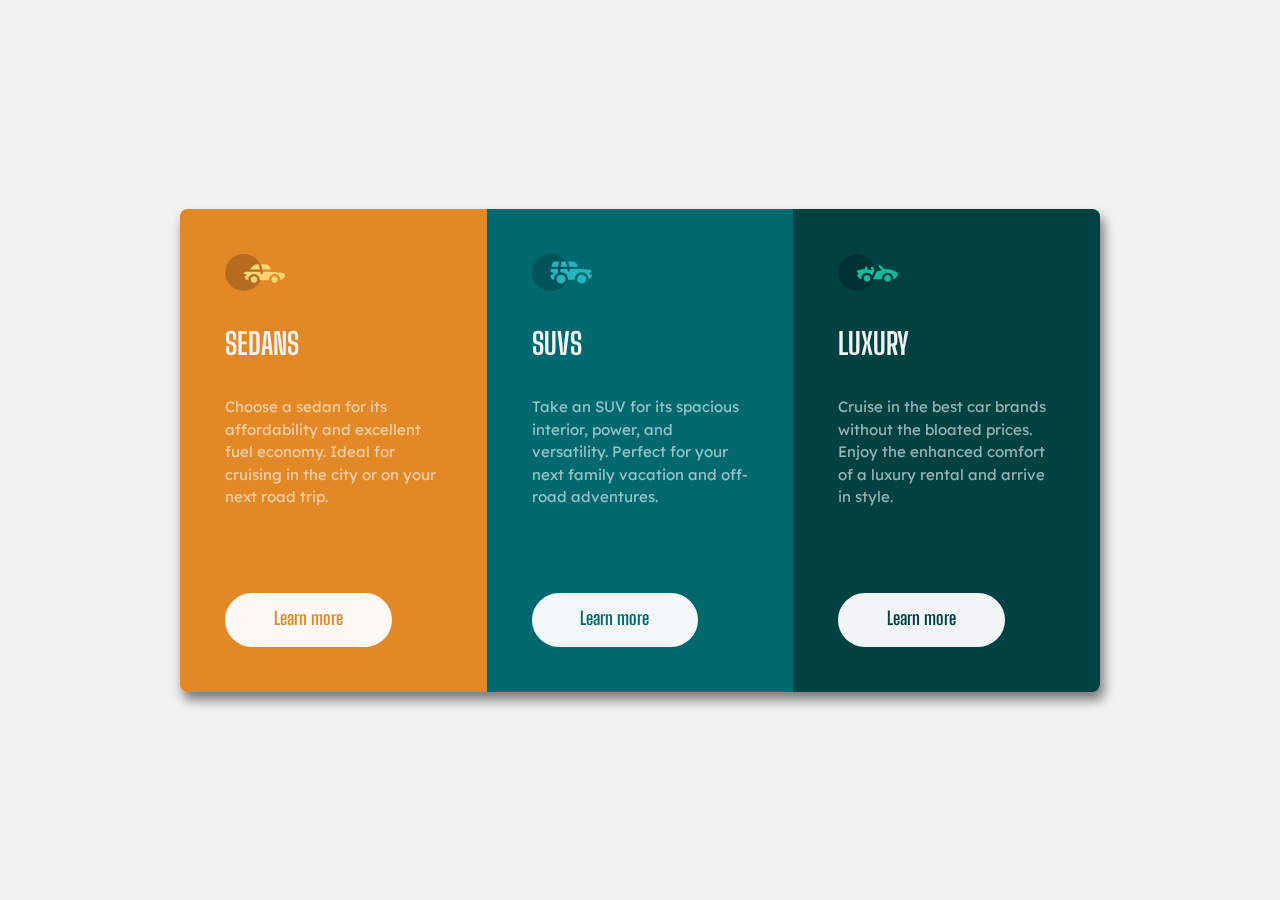
<file: 3-column preview card component/index.html>
<!DOCTYPE html>
<html lang="en">
	<head>
		<meta charset="UTF-8" />
		<meta name="viewport" content="width=device-width, initial-scale=1.0" />
		<!-- displays site properly based on user's device -->

		<link
			rel="icon"
			type="image/png"
			sizes="32x32"
			href="./images/favicon-32x32.png"
		/>
		<link rel="stylesheet" href="assets/css/main.css" />

		<title>Frontend Mentor | 3-column preview card component</title>
	</head>
	<body>
		<main class="container">
			<div class="container__block sedans">
				<img
					src="assets/images/icon-sedans.svg"
					alt=""
					class="block__logo"
					aria-hidden="“true”"
				/>
				<h2 class="block__title">Sedans</h2>
				<p class="block__text">
					Choose a sedan for its affordability and excellent fuel economy. Ideal
					for cruising in the city or on your next road trip.
				</p>
				<a href="#" class="block__button">Learn more</a>
			</div>
			<div class="container__block suvs">
				<img
					src="assets/images/icon-suvs.svg"
					alt=""
					class="block__logo"
					aria-hidden="“true”"
				/>
				<h2 class="block__title">SUVs</h2>
				<p class="block__text">
					Take an SUV for its spacious interior, power, and versatility. Perfect
					for your next family vacation and off-road adventures.
				</p>
				<a href="#" class="block__button">Learn more</a>
			</div>
			<div class="container__block luxury">
				<img
					src="assets/images/icon-luxury.svg"
					alt=""
					class="block__logo"
					aria-hidden="“true”"
				/>
				<h2 class="block__title">Luxury</h2>
				<p class="block__text">
					Cruise in the best car brands without the bloated prices. Enjoy the
					enhanced comfort of a luxury rental and arrive in style.
				</p>
				<a href="#" class="block__button">Learn more</a>
			</div>
		</main>
	</body>
</html>
</file>
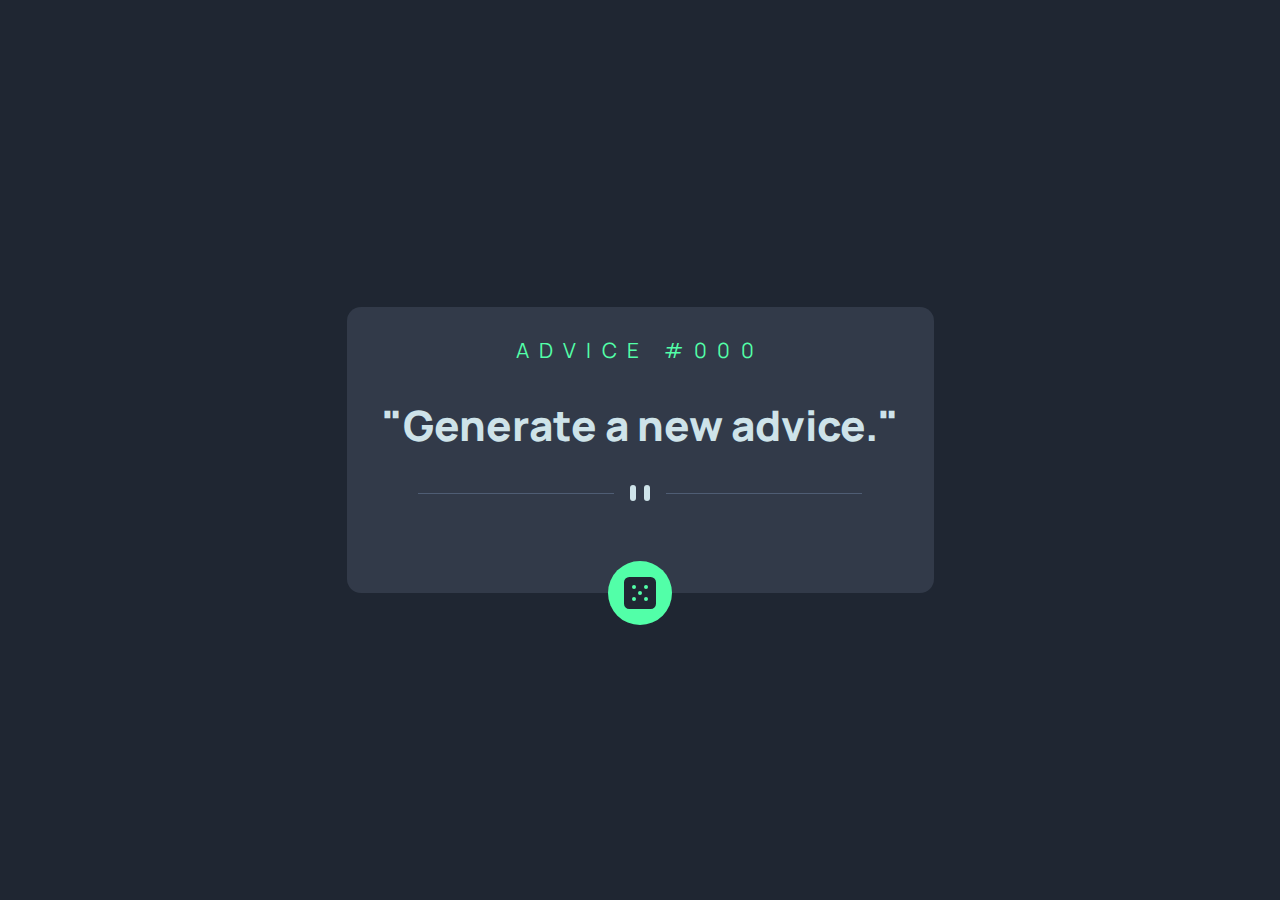
<file: Advice Generator App/index.html>
<!DOCTYPE html>
<html lang="en">
<head>
  <meta charset="UTF-8">
  <meta name="viewport" content="width=device-width, initial-scale=1.0"> <!-- displays site properly based on user's device -->

  <link rel="icon" type="image/png" sizes="32x32" href="assets/images/favicon-32x32.png">
  <link rel="stylesheet" href="assets/main.css">
  
  <title>Frontend Mentor | Advice generator app</title>

  <script src="assets/main.js" defer></script>
</head>
<body>

  <main>
    <div class="card">
      <div class="card__advice-number">ADVICE #000</div>
      <div class="card__advice-text">
        "Generate a new advice."
      </div>
      <picture>
        <source media="(width > 390px)" srcset="assets/images/pattern-divider-desktop.svg">
        <img src="assets/images/pattern-divider-mobile.svg" alt="Divider pattern for mobile view">
      </picture>
      <div class="card__dice">
        <svg>
          <use href="assets/images/icon-dice.svg#icon-dice"></use>
          
        </svg>
      </div>
    </div>
  </main>
</body>
</html>
</file>
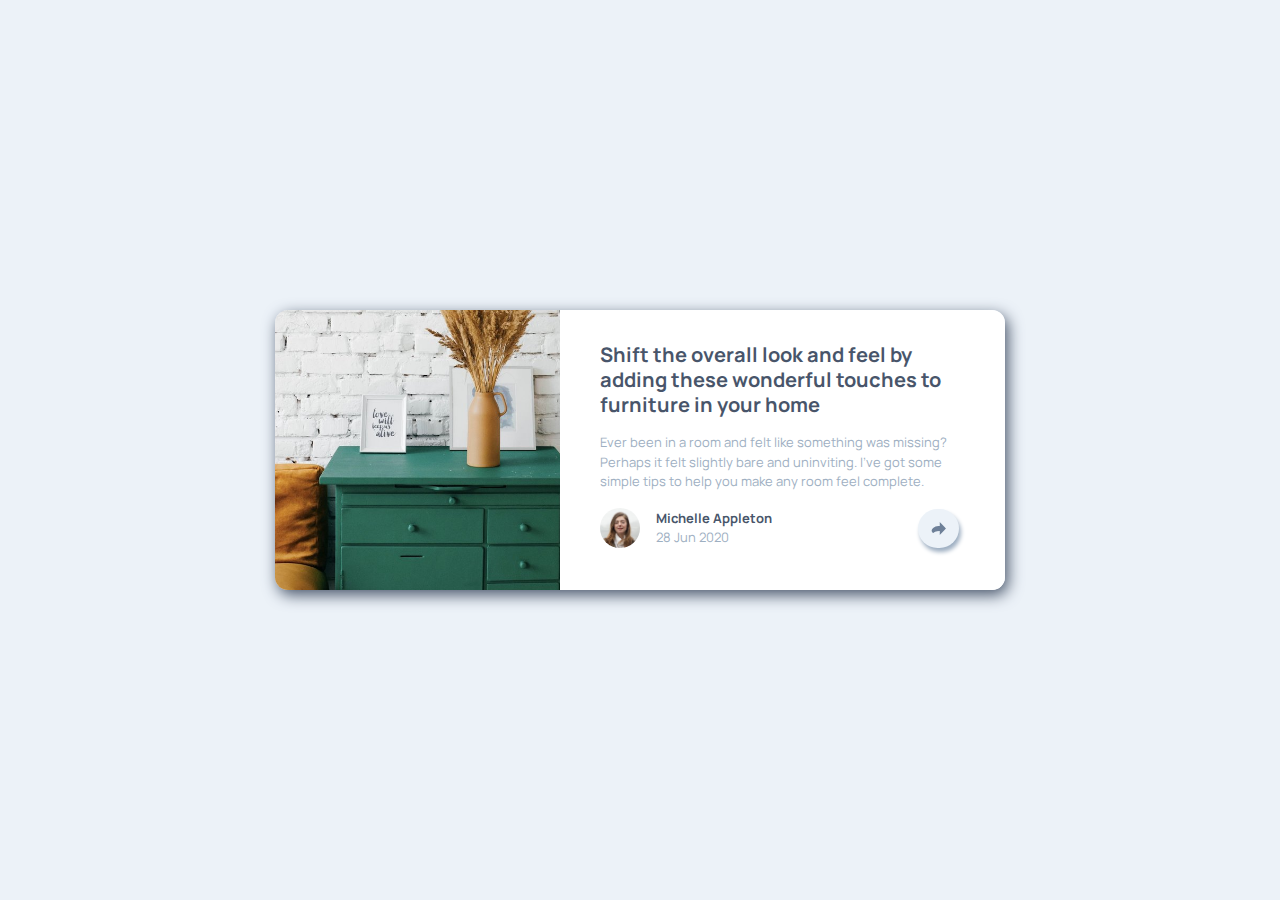
<file: Article Preview Component/index.html>
<!DOCTYPE html>
<html lang="en">
	<head>
		<meta charset="UTF-8" />
		<meta name="viewport" content="width=device-width, initial-scale=1.0" />
		<!-- displays site properly based on user's device -->

		<link
			rel="icon"
			type="image/png"
			sizes="32x32"
			href="./assets/images/favicon-32x32.png"
		/>
		<link rel="stylesheet" href="assets/css/main.css" />
		<script defer src="assets/javascript/main.js"></script>

		<title>Frontend Mentor | Article preview component</title>
	</head>
	<body>
		<main class="card">
			<div class="article__image-container">
				<img class="article__image" src="assets/images/drawers.jpg" alt="" />
			</div>
			<div class="article__preview">
				<a href="#"
					><h2>
						Shift the overall look and feel by adding these wonderful touches to
						furniture in your home
					</h2>
				</a>
				<p>
					Ever been in a room and felt like something was missing? Perhaps it
					felt slightly bare and uninviting. I’ve got some simple tips to help
					you make any room feel complete.
				</p>

				<div class="article__infos">
					<img
						src="assets/images/avatar-michelle.jpg"
						alt=""
						class="author__image"
					/>
					<div class="author__infos">
						<p class="article__author">Michelle Appleton</p>
						<p>28 Jun 2020</p>
					</div>
					<div class="social">
						<p>SHARE</p>
						<a href="#"
							><img src="assets/images/icon-facebook.svg" alt="To Facebook"
						/></a>
						<a href="#"
							><img src="assets/images/icon-pinterest.svg" alt="To Pinterest"
						/></a>
						<a href="#"
							><img src="assets/images/icon-twitter.svg" alt="To Twitter"
						/></a>
					</div>
					<button class="share__button">
						<img
							src="assets/images/icon-share.svg"
							alt="to social media links"
						/>
					</button>
				</div>
			</div>
		</main>
	</body>
</html>
</file>
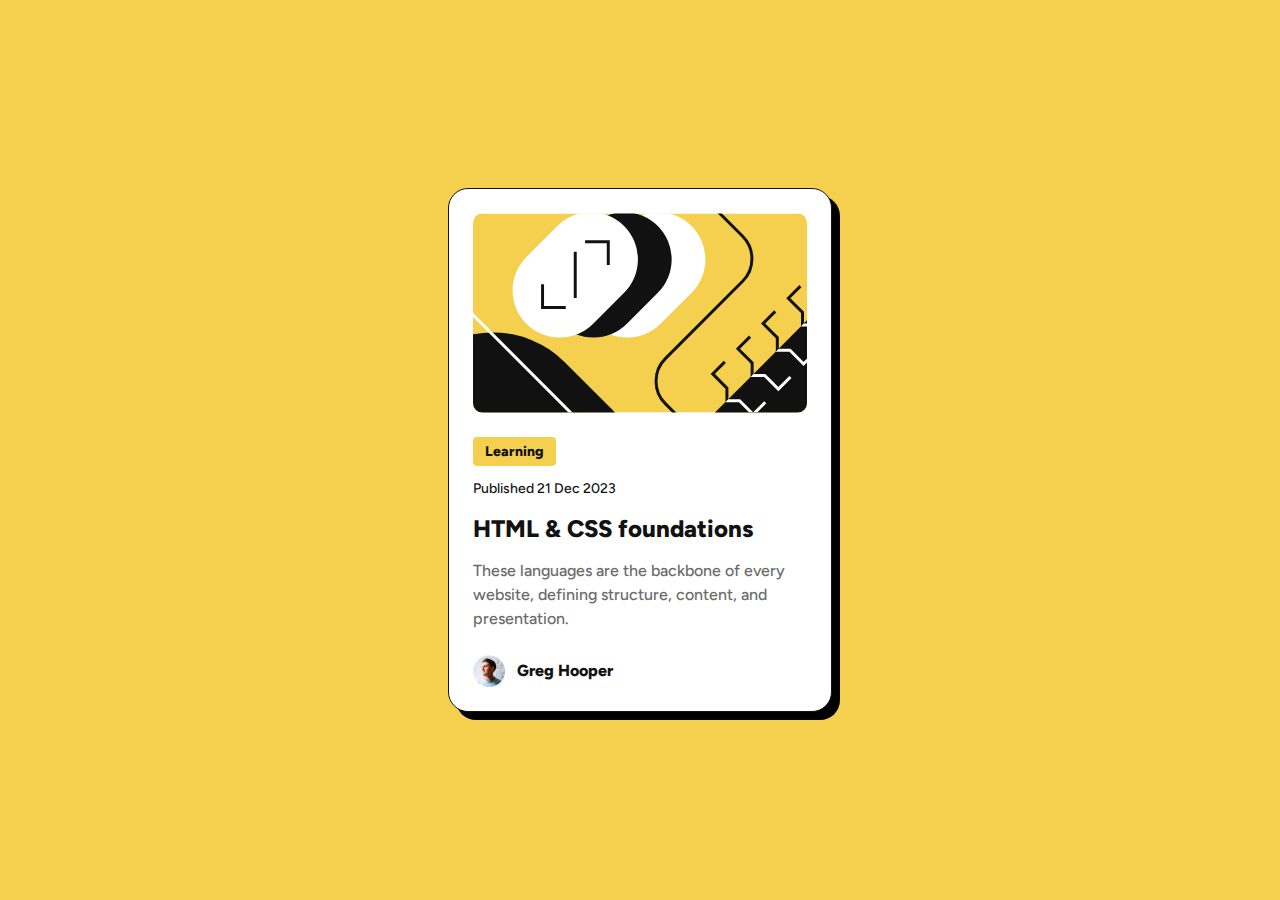
<file: Blog Preview Card/index.html>
<!DOCTYPE html>
<html lang="en">
<head>
  <meta charset="UTF-8">
  <meta name="viewport" content="width=device-width, initial-scale=1.0"> <!-- displays site properly based on user's device -->

  <link rel="icon" type="image/png" sizes="32x32" href="./assets/images/favicon-32x32.png">
  <link rel="stylesheet" href="assets/css/style.css">
  
  <title>Frontend Mentor | Blog preview card</title>
</head>
<body>
  <main class="card">
    <img class="card__image" src="./assets/images/illustration-article.svg" alt="Equilibrium" />
    <div class="card__content">
      <p class="card__tag">Learning</p>
      <p class="card__date">Published 21 Dec 2023</p>
      <a href="#" class="card__link">
        <h2 class="card__title">HTML & CSS foundations</h2>
      </a>
      <p class="card__description">
        These languages are the backbone of every website, defining structure, content, and presentation.
      </p>
    </div>
    <div class="card__author">
      <img src="./assets/images/image-avatar.webp" alt="Author's Avatar">
      <p>Greg Hooper</p>
    </div>
  </main>
</body>
</html>
</file>
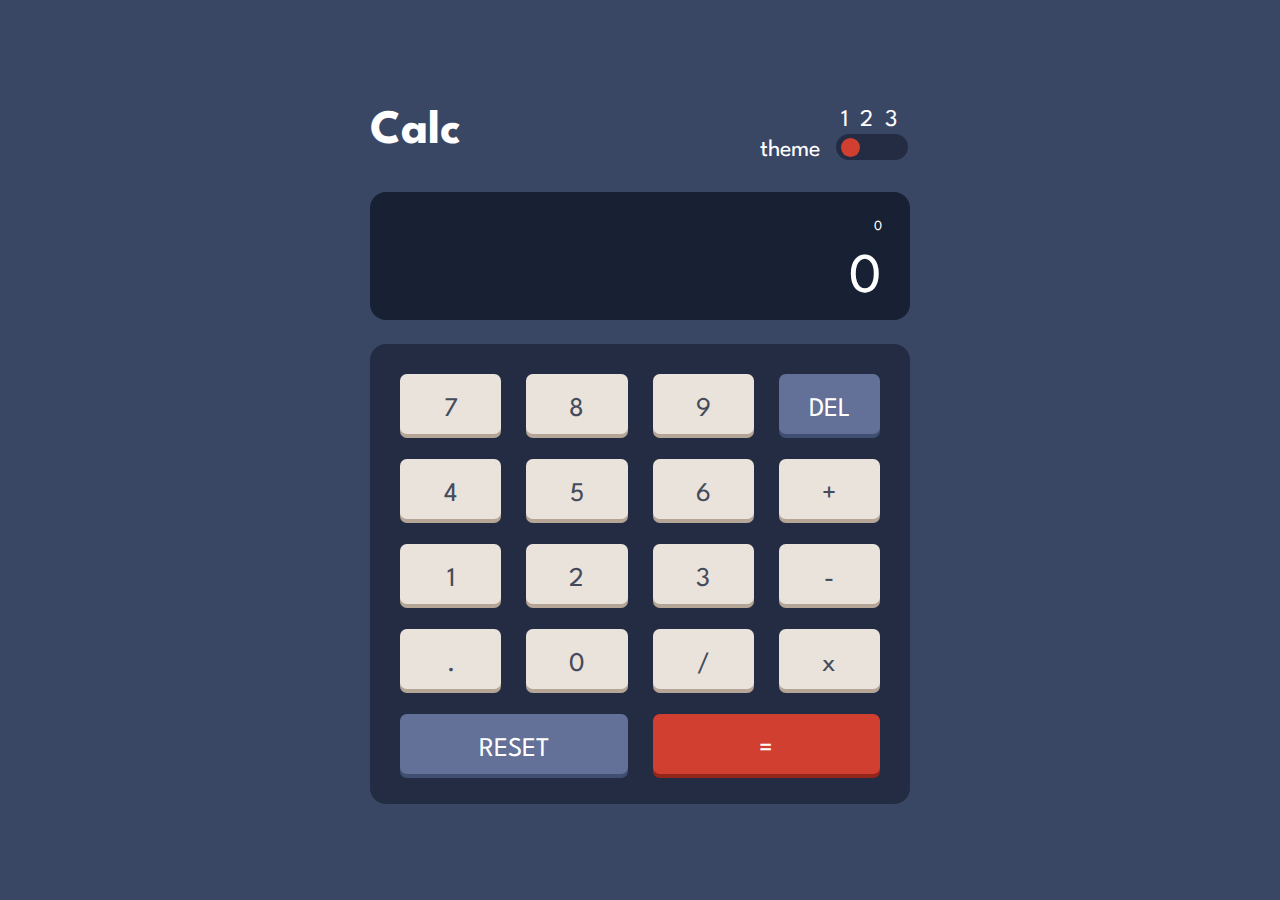
<file: Calculator app/index.html>
<!DOCTYPE html>
<html lang="en" data-theme="1">
	<head>
		<meta charset="UTF-8" />
		<meta name="viewport" content="width=device-width, initial-scale=1.0" />
		<!-- displays site properly based on user's device -->

		<link
			rel="icon"
			type="image/png"
			sizes="32x32"
			href="./images/favicon-32x32.png"
		/>
		<link rel="stylesheet" href="assets/css/main.css" />
		<script src="assets/javascript/app.js" defer></script>
		<title>Frontend Mentor | Calculator app</title>

		<script>
			var themeSlider = document.querySelector(".calc__slider");

			if (localStorage.theme) {
				document.documentElement.dataset.theme = localStorage.getItem("theme");
			}
		</script>
	</head>

	<body>
		<main class="calc">
			<div class="calc__title">
				<h1>Calc</h1>
				<div class="calc__themes">
					<span>theme</span>
					<input
						class="calc__slider"
						type="range"
						name="theme"
						id="themeSlider"
						min="1"
						max="3"
						step="1"
						value="1"
					/>
				</div>
			</div>
			<div class="calc__screen">
				<span class="calc__prevResult">0</span>
				<span class="calc__result">0</span>
			</div>
			<div class="calc__buttons">
				<button
					class="calc__key"
					id="one"
					data-type="number"
					data-value="1"
					style="grid-area: one"
				>
					1
				</button>
				<button
					class="calc__key"
					id="two"
					data-type="number"
					data-value="2"
					style="grid-area: two"
				>
					2
				</button>
				<button
					class="calc__key"
					id="three"
					data-type="number"
					data-value="3"
					style="grid-area: three"
				>
					3
				</button>
				<button
					class="calc__key"
					id="four"
					data-type="number"
					data-value="4"
					style="grid-area: four"
				>
					4
				</button>
				<button
					class="calc__key"
					id="five"
					data-type="number"
					data-value="5"
					style="grid-area: five"
				>
					5
				</button>
				<button
					class="calc__key"
					id="six"
					data-type="number"
					data-value="6"
					style="grid-area: six"
				>
					6
				</button>
				<button
					class="calc__key"
					id="seven"
					data-type="number"
					data-value="7"
					style="grid-area: seven"
				>
					7
				</button>
				<button
					class="calc__key"
					id="eight"
					data-type="number"
					data-value="8"
					style="grid-area: eight"
				>
					8
				</button>
				<button
					class="calc__key"
					id="nine"
					data-type="number"
					data-value="9"
					style="grid-area: nine"
				>
					9
				</button>
				<button
					class="calc__key"
					id="zero"
					data-type="number"
					data-value="0"
					style="grid-area: zero"
				>
					0
				</button>
				<button
					class="calc__key"
					id="dot"
					data-type="number"
					data-value="."
					style="grid-area: dot"
				>
					.
				</button>
				<button
					class="calc__key"
					id="divide"
					data-type="modifier"
					data-value="/"
					style="grid-area: divide"
				>
					/
				</button>
				<button
					class="calc__key calc__key--variant1"
					id="del"
					data-type="action"
					data-value="delete"
					style="grid-area: del"
				>
					DEL
				</button>
				<button
					class="calc__key"
					id="add"
					data-type="modifier"
					data-value="+"
					style="grid-area: add"
				>
					+
				</button>
				<button
					class="calc__key"
					id="substract"
					data-type="modifier"
					data-value="-"
					style="grid-area: substract"
				>
					-
				</button>
				<button
					class="calc__key"
					id="multiply"
					data-type="modifier"
					data-value="*"
					style="grid-area: multiply"
				>
					x
				</button>
				<button
					class="calc__key calc__key--variant1"
					id="reset"
					data-type="action"
					data-value="reset"
					style="grid-area: reset"
				>
					RESET
				</button>
				<button
					class="calc__key calc__key--variant2"
					id="equal"
					data-type="action"
					data-value="="
					style="grid-area: equal"
				>
					=
				</button>
			</div>
		</main>
	</body>
</html>
</file>
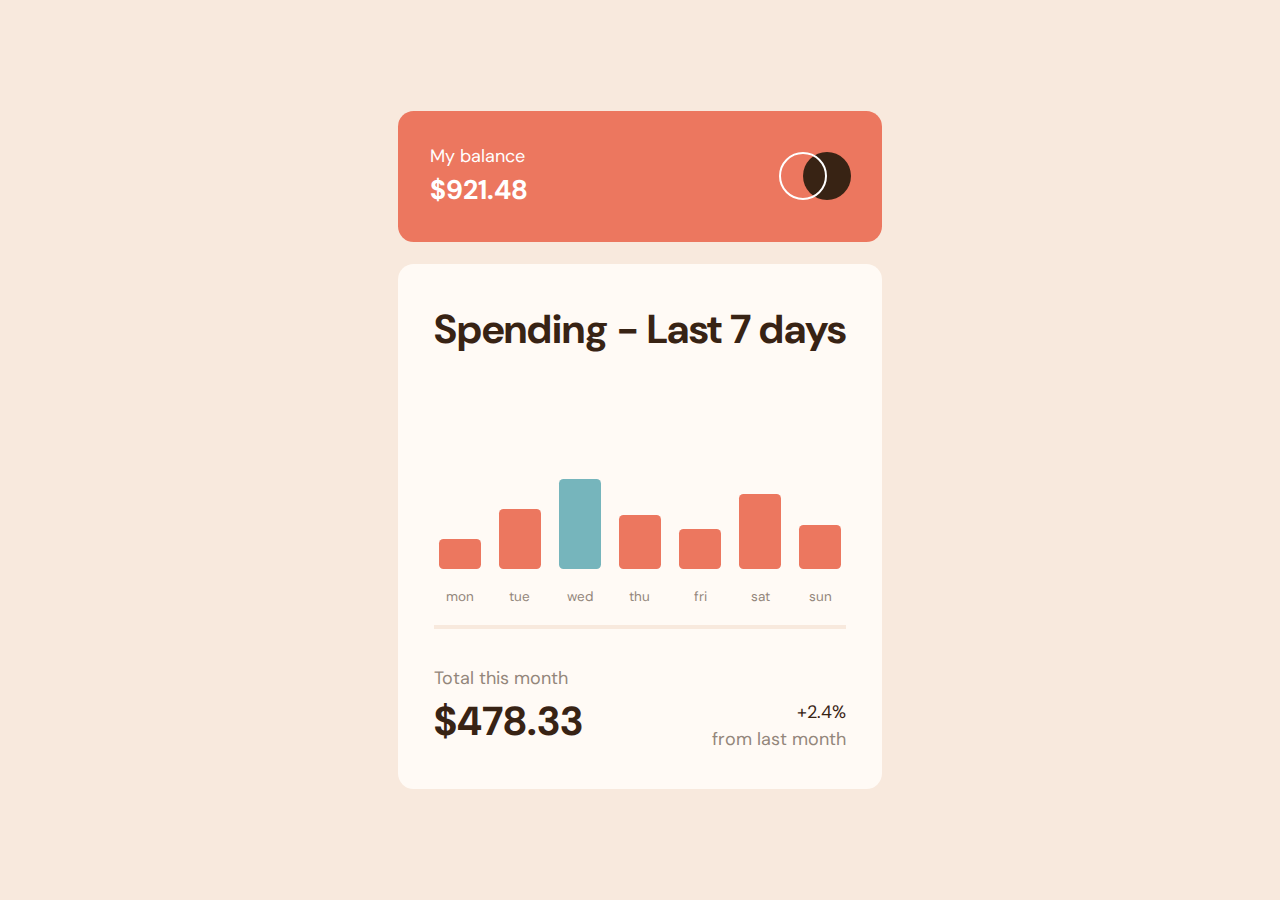
<file: Expenses Chart Component/index.html>
<!DOCTYPE html>
<html lang="en">
	<head>
		<meta charset="UTF-8" />
		<meta name="viewport" content="width=device-width, initial-scale=1.0" />
		<link
			rel="icon"
			type="image/png"
			sizes="32x32"
			href="assets/images/favicon-32x32.png"
		/>
		<link rel="stylesheet" href="assets/css/main.css" />
		<script src="assets/javascript/main.js" defer></script>

		<title>Frontend Mentor | Expenses chart component</title>
	</head>
	<body>
		<main>
			<div class="balance">
				<div>
					<p>My balance</p>
					<p><strong>$921.48</strong></p>
				</div>
				<img src="assets/images/logo.svg" alt="" class="logo" />
			</div>
			<div class="chart__card">
				<h2 class="dark-brown">Spending - Last 7 days</h2>
				<div class="chart">
					<div class="chart__data">
						<div class="chart__day" data-day="mon">
							<div class="chart__bar-total">$0.00</div>
							<div class="chart__bar"></div>
						</div>
						<div class="chart__day" data-day="tue">
							<div class="chart__bar-total">$0</div>
							<div class="chart__bar"></div>
						</div>
						<div class="chart__day" data-day="wed">
							<div class="chart__bar-total">$0</div>
							<div class="chart__bar" data-active="yes"></div>
						</div>
						<div class="chart__day" data-day="thu">
							<div class="chart__bar-total">$0</div>
							<div class="chart__bar"></div>
						</div>
						<div class="chart__day" data-day="fri">
							<div class="chart__bar-total">$0</div>
							<div class="chart__bar"></div>
						</div>
						<div class="chart__day" data-day="sat">
							<div class="chart__bar-total">$0</div>
							<div class="chart__bar"></div>
						</div>
						<div class="chart__day" data-day="sun">
							<div class="chart__bar-total">$0</div>
							<div class="chart__bar"></div>
						</div>
					</div>
					<div class="chart__labels">
						<p>mon</p>
						<p>tue</p>
						<p>wed</p>
						<p>thu</p>
						<p>fri</p>
						<p>sat</p>
						<p>sun</p>
					</div>
				</div>
				<div class="chart__total">
					<div><p>Total this month</p><p class="dark-brown"><strong>$478.33</strong></p></div>
					<div><p class="dark-brown">+2.4%<p></p>from last month</p></div>
				</div>
			</div>
		</main>
	</body>
</html>
</file>
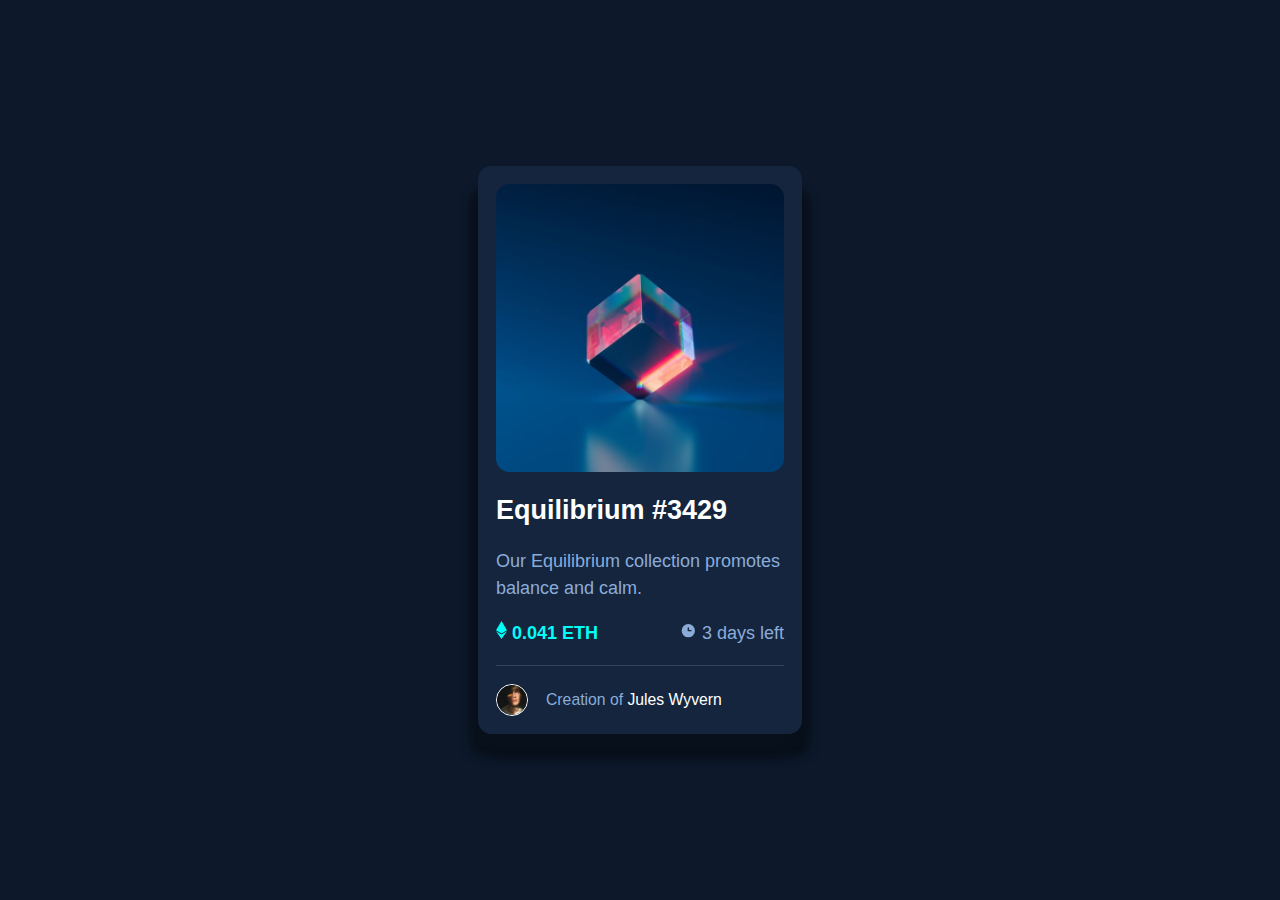
<file: NFT Preview Card/index.html>
<!DOCTYPE html>
<html lang="en">
	<head>
		<meta charset="UTF-8" />
		<meta name="viewport" content="width=device-width, initial-scale=1.0" />
		<!-- displays site properly based on user's device -->

		<link
			rel="icon"
			type="image/png"
			sizes="32x32"
			href="./assets/images/favicon-32x32.png"
		/>

		<link rel="stylesheet" href="./assets/css/main.css" />
		<title>Frontend Mentor | NFT preview card component</title>
	</head>
	<body>
		<main class="card">
			<div class="card__image">
				<img src="./assets/images/image-equilibrium.jpg" alt="NFT preview" />
			</div>

			<div class="card__content">
				<h2 class="card__title">
					<a href="">Equilibrium #3429</a>
				</h2>
				<p class="card__description">
					Our Equilibrium collection promotes balance and calm.
				</p>
				<div class="card__Infos">
					<p class="card__price">
						<img src="./assets/images/icon-ethereum.svg" alt="" /> 0.041 ETH
					</p>
					<p><img src="./assets/images/icon-clock.svg" alt="" /> 3 days left</p>
				</div>
			</div>

			<div class="card__author">
				<img
					src="./assets/images/image-avatar.png"
					alt="Jules Wyvern's Avatar"
					class="author__image"
				/>
				<p>Creation of <a href="">Jules Wyvern</a></p>
			</div>
		</main>
	</body>
</html>
</file>
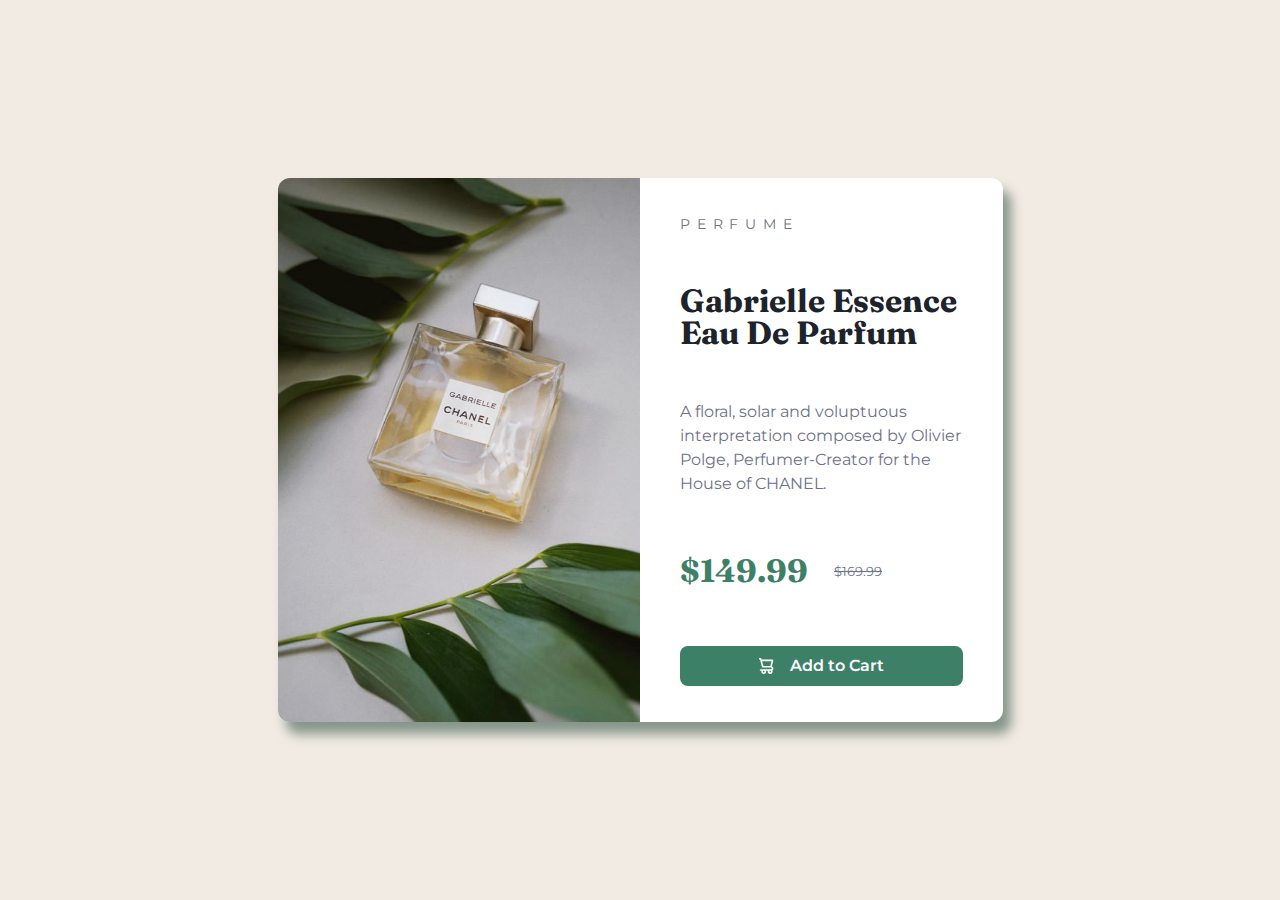
<file: Product preview card component/index.html>
<!DOCTYPE html>
<html lang="en">
	<head>
		<meta charset="UTF-8" />
		<meta name="viewport" content="width=device-width, initial-scale=1.0" />
		<link rel="stylesheet" href="assets/css/main.css" />
		<title>Frontend Mentor | Product preview card component</title>
	</head>
	<body>
		<main class="card">
			<picture class="card__image">
				<source
					srcset="assets/images/image-product-desktop.jpg"
					media="(min-width: 760px)"
				/>
				<img
					src="assets/images/image-product-mobile.jpg"
					alt="Gabrielle Essence Eau De Parfum"
				/>
			</picture>
			<div class="card__content">
				<h3 class="card__category">PERFUME</h3>
				<h1 class="card__title">Gabrielle Essence Eau De Parfum</h1>
				<p class="card__text">
					A floral, solar and voluptuous interpretation composed by Olivier Polge,
					Perfumer-Creator for the House of CHANEL.
				</p>
				<div class="card__price">
					$149.99 <del class="card__price--barred">$169.99</del>
				</div>
				<button class="button card__button">
					<img src="assets/images/icon-cart.svg" alt="" />
					Add to Cart
				</button>
			</div>
		</main>
	</body>
</html>
</file>
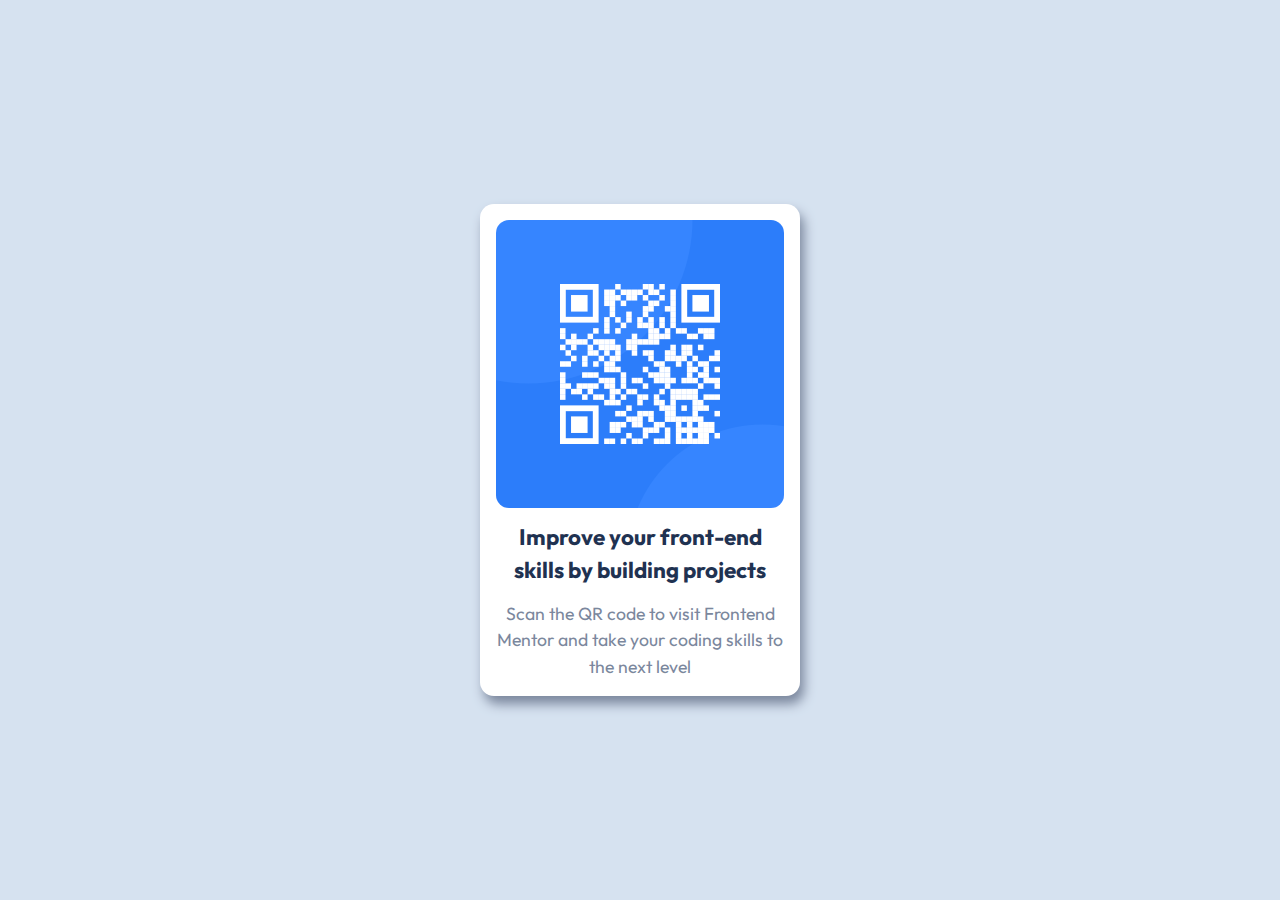
<file: QR code component/index.html>
<!DOCTYPE html>
<html lang="en">
	<head>
		<meta charset="UTF-8" />
		<meta name="viewport" content="width=device-width, initial-scale=1.0" />
		<!-- displays site properly based on user's device -->

		<link rel="icon" type="image/png" sizes="32x32" href="./images/favicon-32x32.png" />
		<link rel="stylesheet" href="assets/css/main.css" />

		<title>Frontend Mentor | QR code component</title>
	</head>
	<body>
		<main class="card">
			<picture class="card__picture">
				<img src="assets/images/image-qr-code.png" alt="QR Code to scan" />
			</picture>
			<h1 class="card__title">Improve your front-end skills by building projects</h1>
			<p class="card__text"
				>Scan the QR code to visit Frontend Mentor and take your coding skills to the next
				level
			</p>
		</main>
	</body>
</html>
</file>
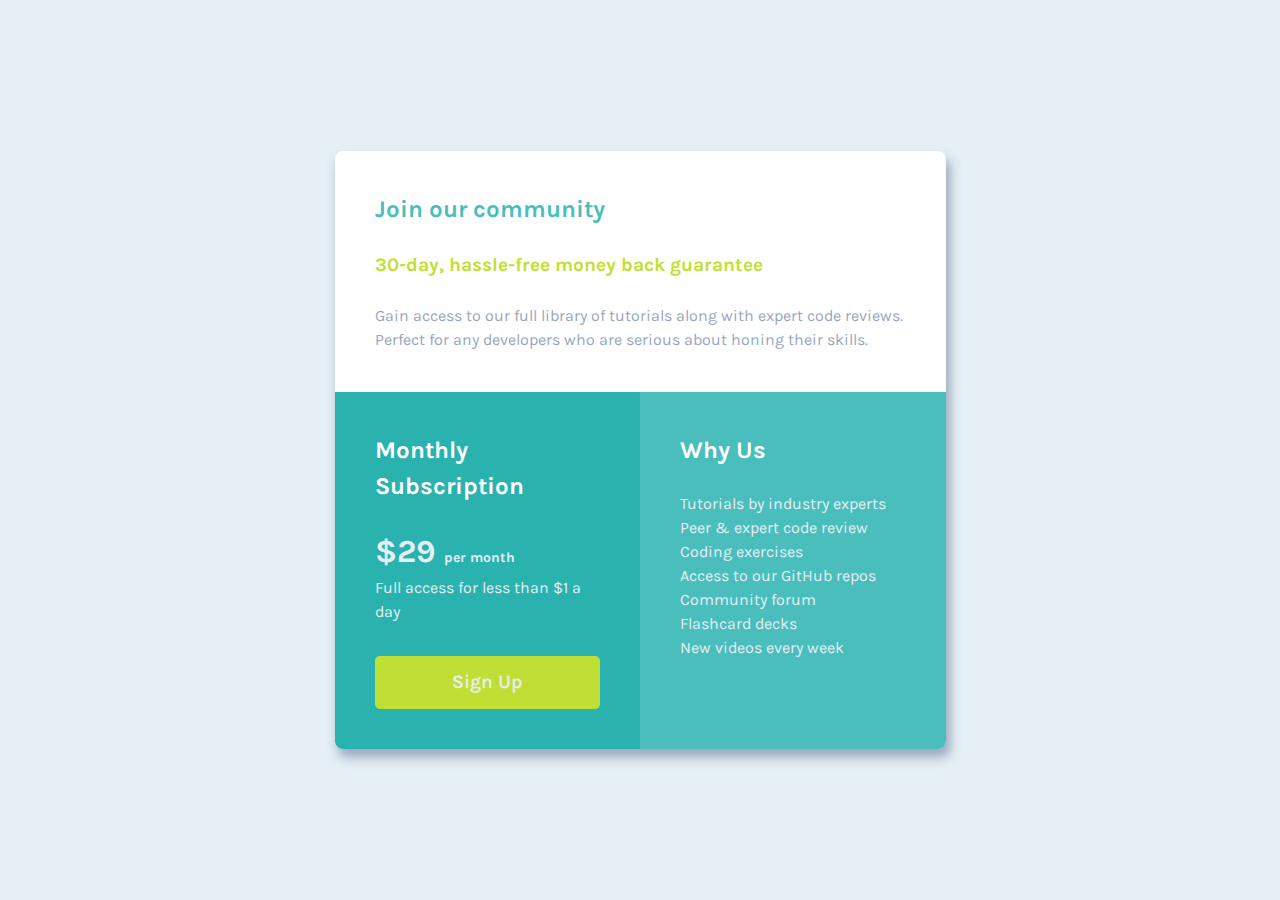
<file: Single price grid component/index.html>
<!DOCTYPE html>
<html lang="en">
<head>
  <meta charset="UTF-8">
  <meta name="viewport" content="width=device-width, initial-scale=1.0"> <!-- displays site properly based on user's device -->

  <link rel="icon" type="image/png" sizes="32x32" href="./images/favicon-32x32.png">
  <link rel="stylesheet" href="assets/css/main.css">
  
  <title>Frontend Mentor | Single Price Grid Component</title>
</head>
<body>
 
  <main class="card">
    <div class="card__item">
      <h1 class="card__title">Join our community</h1>
      <h2 class="card__refund">30-day, hassle-free money back guarantee</h2>
      <p>
        Gain access to our full library of tutorials along with expert code reviews. <br>
        Perfect for any developers who are serious about honing their skills.
      </p>
    </div>
    <div class="card__item">
      <h2 class="card__sub-title">Monthly Subscription</h2>
      <h3 class="card__price">&dollar;29 <span class="card__price--small">per month</span></h3>
      <p class="card__price-info">Full access for less than &dollar;1 a day</p>
      <a class="card__button">
        Sign Up
      </a>
    </div>
    <div class="card__item">
      <h2 class="card__sub-title">Why Us</h2>
      <ul>
        <li>Tutorials by industry experts</li>
        <li>Peer &amp; expert code review</li>
        <li>Coding exercises</li>
        <li>Access to our GitHub repos</li>
        <li>Community forum</li>
        <li>Flashcard decks</li>
        <li>New videos every week</li>
      </ul>
    </div>
  </main>
</body>
</html>
</file>
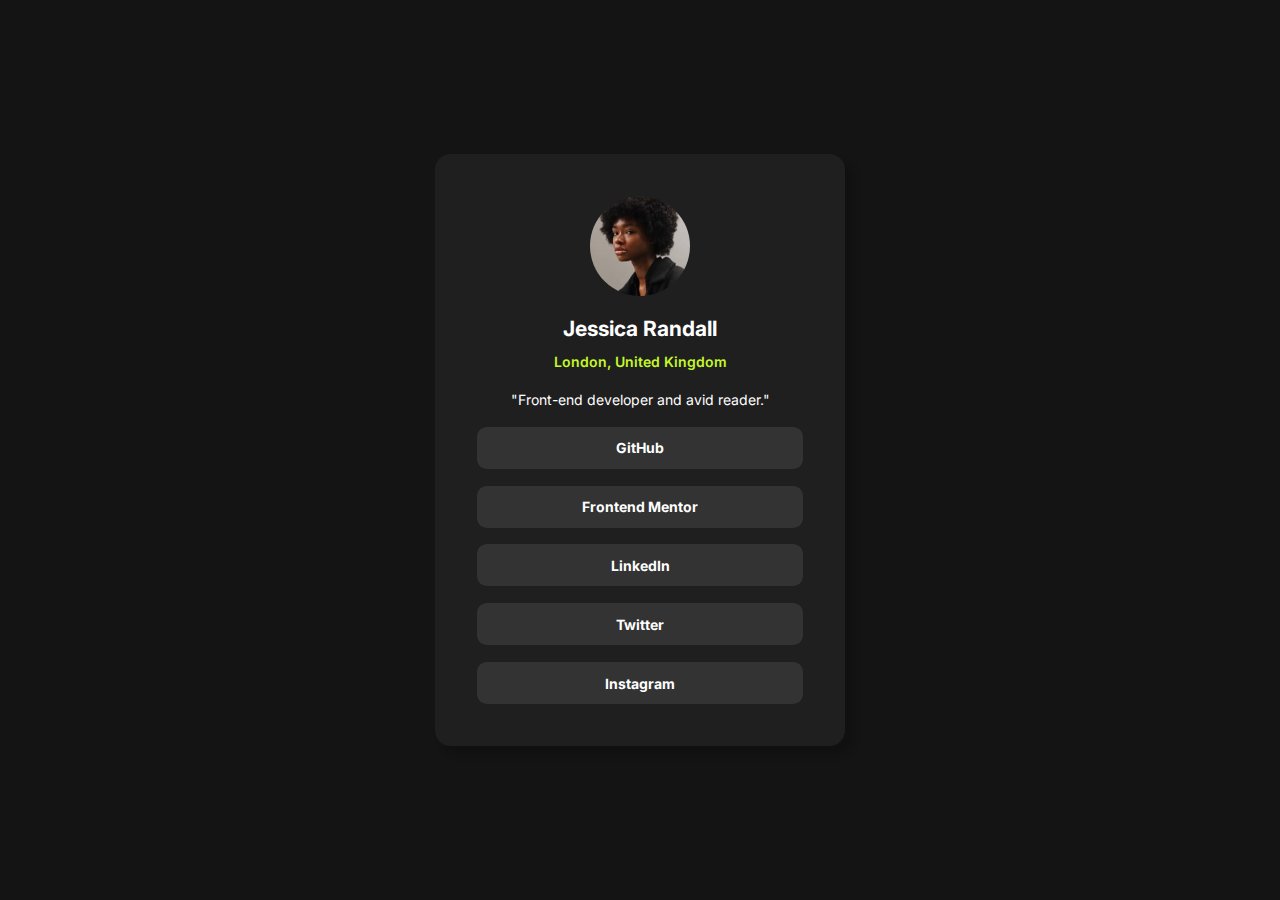
<file: Social Links Profile/index.html>
<!DOCTYPE html>
<html lang="en">
<head>
    <meta charset="UTF-8">
    <meta name="viewport" content="width=device-width, initial-scale=1.0"> <!-- displays site properly based on user's device -->
    <link rel="icon" type="image/png" sizes="32x32" href="./assets/images/favicon-32x32.png">
    <link rel="stylesheet" href="assets/css/style.css">
    <title>Frontend Mentor | Social links profile</title>
</head>
<body>
    <main class="card">
        <img src="assets/images/avatar-jessica.jpeg" alt="" class="card__image">
        <div class="card__infos">
            <h2 class="card__name">Jessica Randall</h2>
            <p class="card__location">London, United Kingdom</p>
        </div>
        <p class="card__quote">"Front-end developer and avid reader."</p>
        <a href="#" class="card__link">GitHub</a>
        <a href="#" class="card__link">Frontend Mentor</a>
        <a href="#" class="card__link">LinkedIn</a>
        <a href="#" class="card__link">Twitter</a>
        <a href="#" class="card__link">Instagram</a>
    </main>
</body>
</html>
</file>
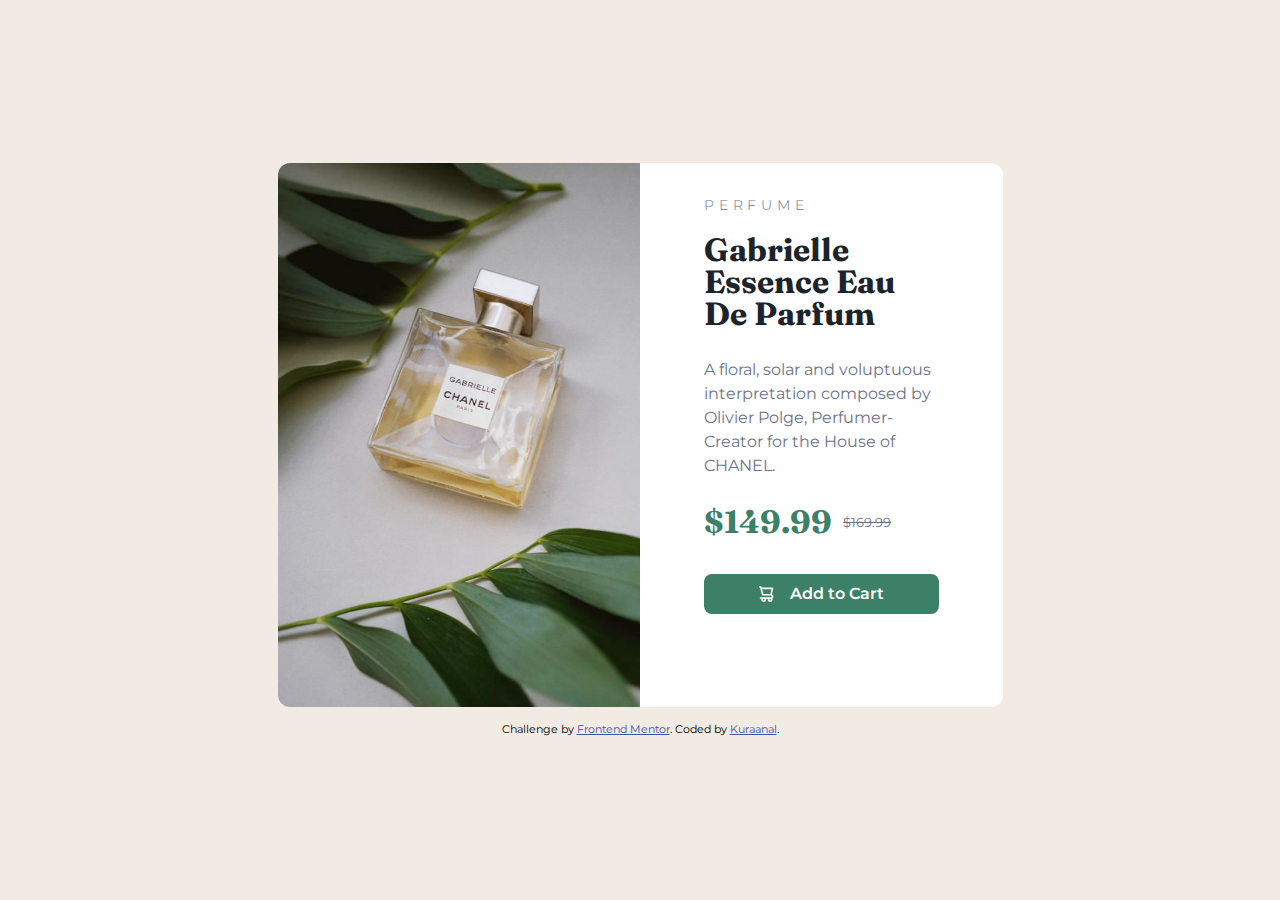
<file: Product preview card component/Solution/index.html>
<!DOCTYPE html>
<html lang="en">
<head>
  <meta charset="UTF-8">
  <meta name="viewport" content="width=device-width, initial-scale=1.0"> <!-- displays site properly based on user's device -->

  <link rel="icon" type="image/png" sizes="32x32" href="./images/favicon-32x32.png">
  <link rel="stylesheet" href="assets/css/main.css">
  
  <title>Frontend Mentor | Product preview card component</title>

  <!-- Feel free to remove these styles or customise in your own stylesheet 👍 -->
  <style>
    .attribution { font-size: 11px; text-align: center; }
    .attribution a { color: hsl(228, 45%, 44%); }
  </style>
</head>
<body>
  <div class="card">
    <img class="card__image mobile" src="assets/images/image-product-mobile.jpg" alt="">
    <img class="card__image desktop" src="assets/images/image-product-desktop.jpg" alt="">
    <div class="card__content">
      <h3 class="product-card__type">PERFUME</h3>
      <h2 class="product-card__title">Gabrielle Essence Eau De Parfum</h2>
      <p class="product-card__text">A floral, solar and voluptuous interpretation composed by Olivier Polge, 
        Perfumer-Creator for the House of CHANEL.</p>
      <div class="product-card__price">$149.99<span class="product-card__price--barred">$169.99</span></div>
      <button class="product-card__button">
        <svg width="15" height="16" xmlns="http://www.w3.org/2000/svg"><path d="M14.383 10.388a2.397 2.397 0 0 0-1.518-2.222l1.494-5.593a.8.8 0 0 0-.144-.695.8.8 0 0 0-.631-.28H2.637L2.373.591A.8.8 0 0 0 1.598 0H0v1.598h.983l1.982 7.4a.8.8 0 0 0 .799.59h8.222a.8.8 0 0 1 0 1.599H1.598a.8.8 0 1 0 0 1.598h.943a2.397 2.397 0 1 0 4.507 0h1.885a2.397 2.397 0 1 0 4.331-.376 2.397 2.397 0 0 0 1.12-2.021ZM11.26 7.99H4.395L3.068 3.196h9.477L11.26 7.991Zm-6.465 6.392a.8.8 0 1 1 0-1.598.8.8 0 0 1 0 1.598Zm6.393 0a.8.8 0 1 1 0-1.598.8.8 0 0 1 0 1.598Z" fill="#FFF"/></svg>
        Add to Cart
      </button>
    </div>
  </div>

  <div class="attribution">
    Challenge by <a href="https://www.frontendmentor.io?ref=challenge" target="_blank">Frontend Mentor</a>. 
    Coded by <a href="#">Kuraanal</a>.
  </div>
</body>
</html>
</file>
<file: 3-column preview card component/assets/css/main.css>
/* Variables */
@import url('https://fonts.googleapis.com/css2?family=Big+Shoulders+Display:wght@700&family=Lexend+Deca&display=swap');

:root {

  --clr-block1: hsl(31, 77%, 52%);
  --clr-block2: hsl(184, 100%, 22%);
  --clr-block3: hsl(179, 100%, 13%);

  --clr-neutral: hsl(0, 0%, 95%);
  --clr-neutral-dark: hsl(0, 0%, 48%);
  --clr-neutral-transparent: hsla(0, 0%, 100%, 0.6);

  --ff-primary: 'Lexend Deca', sans-serif;
  ;
  --ff-secondary: 'Big Shoulders Display', cursive;
  ;
}

/* Reset */

*,
*::before,
*::after {
  box-sizing: border-box;
}

body,
h1,
h2,
h3,
h4,
p,
figure,
blockquote,
dl,
dd {
  margin: 0;
}

ul[role='list'],
ol[role='list'] {
  list-style: none;
}

html:focus-within {
  scroll-behavior: smooth;
}

body {
  min-height: 100vh;
  text-rendering: optimizeSpeed;
  line-height: 1.5;
}

a:not([class]) {
  text-decoration-skip-ink: auto;
}

img,
picture {
  max-width: 100%;
  display: block;
}

input,
button,
textarea,
select {
  font: inherit;
}

@media (prefers-reduced-motion: reduce) {
  html:focus-within {
    scroll-behavior: auto;
  }

  *,
  *::before,
  *::after {
    animation-duration: 0.01ms !important;
    animation-iteration-count: 1 !important;
    transition-duration: 0.01ms !important;
    scroll-behavior: auto !important;
  }
}

/* */

body {
  font-family: var(--ff-primary);
  font-size: 0.9375rem;
  padding: 5.5em 1.5em 0 1.5em;
  background-color: var(--clr-neutral);
  display: grid;
  place-content: center;
}

.container {
  max-width: 57.5rem;
  display: grid;
  grid-template-columns: 1fr;
  grid-template-rows: repeat(3, 1fr);

  border-radius: 0.5em;
  overflow: hidden;

  box-shadow: 0.2rem 0.5rem 0.7rem var(--clr-neutral-dark);
}

.container__block {
  padding: 3em;
  display: flex;
  flex-direction: column;
  gap: 2em;
}

.block__title {
  font-family: var(--ff-secondary);
  font-size: 2em;
  font-weight: 700;
  color: var(--clr-neutral);
  text-transform: uppercase;
}

.block__text {
  font-weight: 400;
  color: var(--clr-neutral-transparent);
}

.block__logo {
  width: 4em;
  height: 2.5em;
}

.block__button {
  border: 0.125em solid var(--clr-neutral);
  background-color: var(--clr-neutral);
  width: 9.25em;
  height: 3em;
  text-decoration: none;
  text-align: center;
  padding: 0.6em 0;
  border-radius: 2em;
  color: #000;
  mix-blend-mode: screen;
  font-family: var(--ff-secondary);
  font-weight: 700;
  font-size: 1.2em;

  transition: all 250ms ease-in-out;
}

.block__button:hover {
  background-color: transparent;
  color: var(--clr-neutral);
}

.sedans {
  background-color: var(--clr-block1);
}

.suvs {
  background-color: var(--clr-block2);
}

.luxury {
  background-color: var(--clr-block3);
}

@media screen and (min-width: 925px) {
  body {
    padding: 0;
  }

  .container {
    grid-template-columns: repeat(3, 1fr);
    grid-template-rows: 1fr;
    height: fit-content;
  }

  .block__button {
    margin-top: 3em;
  }
}
</file>
<file: Advice Generator App/assets/main.css>
/* Imports */
@import url('https://fonts.googleapis.com/css2?family=Manrope:wght@800&display=swap');

/* Variables */
:root {
    --light-cyan: hsl(193, 38%, 86%);
    --neon-green: hsl(150, 100%, 66%);

    --grayish-blue: hsl(217, 19%, 38%);
    --dark-grayish-blue: hsl(217, 19%, 24%);
    --dark-blue: hsl(218, 23%, 16%);

    font-size: 28px;
    font-family: Manrope;
    height: 100dvh;
}

/* Reset */

*,
*::before,
*::after {
    box-sizing: border-box;
}

body,
h1,
h2,
h3,
h4,
p,
figure,
blockquote,
dl,
dd {
    margin: 0;
}

html:focus-within {
    scroll-behavior: smooth;
}

body {
    text-rendering: optimizeSpeed;
    line-height: 1.5;
}

a:not([class]) {
    text-decoration-skip-ink: auto;
}

img,
picture {
    max-width: 100%;
    display: block;
}

input,
button,
textarea,
select {
    font: inherit;
}

@media (prefers-reduced-motion: reduce) {
    html:focus-within {
        scroll-behavior: auto;
    }

    *,
    *::before,
    *::after {
        animation-duration: 0.01ms !important;
        animation-iteration-count: 1 !important;
        transition-duration: 0.01ms !important;
        scroll-behavior: auto !important;
    }
}

/* Layout */

body {
    min-height: 100%;
    display: grid;
    place-items: center;
    background-color: var(--dark-blue);
}

main{
    max-width: 1200px;
}

/* card */

.card {
    background-color: var(--dark-grayish-blue);
    padding: 1rem 1.25rem 0 1.25rem;
    border-radius: 0.5rem;
    text-align: center;
    display: flex;
    flex-direction: column;
    align-items: center;
    gap: 1rem;
    transition: all 0.3s ease;
}

.card__advice-number {
    color: var(--neon-green);
    font-size: 0.75rem;
    letter-spacing: 0.5em;
    text-transform: uppercase;
}

.card__advice-text {
    color: var(--light-cyan);
    font-size: 1.5rem;
    font-weight: 800;
}

.card__dice {
    font-size: 13px;
    display: flex;
    align-items: center;
    justify-content: center;
    width: 64px;
    height: 64px;
    border-radius: 50%;
    background-color: var(--neon-green);
    background-image: url(./images/icon-dice.svg);
    background-repeat: no-repeat;
    background-position: center;
    background-size: 32px;
    transition: all 0.3s ease;
    transform: translateY(50%);
}

.card__dice:hover {
    background-color: hsl(150, 100%, 76%);
    cursor: pointer;
    box-shadow: 0 0 32px var(--neon-green);
}

@media (width < 390px) {
    main {
        max-width: 325px;
    }
    .card__advice-text {
        font-size: 1rem;
    }

    .card__advice-number {
        font-size: 0.65rem;
    }
    
}
</file>
<file: Article Preview Component/assets/css/main.css>
/* Imports */
@import url('https://fonts.googleapis.com/css2?family=Manrope:wght@500;700&display=swap');

/* Variables */
:root {
    --DarkGrayishBlue: hsl(217, 19%, 35%);
    --DesaturatedDarkBlue: hsl(214, 17%, 51%);
    --GrayishBlue: hsl(212, 23%, 69%);
    --neutral: hsl(210, 46%, 95%);
    --neutral-white: hsl(255, 100%, 100%);

    --ff-primary: Manrope;
}

/* Reset */

*,
*::before,
*::after {
    box-sizing: border-box;
}

body,
h1,
h2,
h3,
h4,
p,
figure,
blockquote,
dl,
dd {
    margin: 0;
}

html:focus-within {
    scroll-behavior: smooth;
}

body {
    min-height: 100vh;
    text-rendering: optimizeSpeed;
    line-height: 1.5;
    font-size: 13px;
}

a:not([class]) {
    text-decoration-skip-ink: auto;
}

img,
picture {
    max-width: 100%;
    display: block;
}

input,
button,
textarea,
select {
    font: inherit;
}

@media (prefers-reduced-motion: reduce) {
    html:focus-within {
        scroll-behavior: auto;
    }

    *,
    *::before,
    *::after {
        animation-duration: 0.01ms !important;
        animation-iteration-count: 1 !important;
        transition-duration: 0.01ms !important;
        scroll-behavior: auto !important;
    }
}

/* Layout */

body {
    background-color: var(--neutral);
    font-family: var(--ff-primary);
    color: var(--GrayishBlue);

    display: grid;
    place-items: center;
}

a {
    text-decoration: none;
}

.card {
    position: relative;
    display: grid;
    grid-template-columns: 285px 445px;
    border-radius: 0.8125rem;
    box-shadow: 3px 5px 15px var(--DarkGrayishBlue);
}

.article__image-container {
    overflow: hidden;
    border-radius: 0.8125rem 0 0 0.8125rem;
    background-color: transparent;
}

.article__image {
    max-width: 350px;
}

.article__preview {
    background-color: var(--neutral-white);
    display: flex;
    flex-direction: column;
    gap: 1rem;
    border-radius: 0 0.8125rem 0.8125rem 0;
    padding-top: 2rem;
}

.article__preview>* {
    padding: 0 2.5rem 0 2.5rem;
}

.article__preview h2 {
    color: var(--DarkGrayishBlue);
    font-size: 1.25rem;
    font-weight: 700;
    line-height: 1.25;
}

.article__preview h2:hover {
    text-decoration: underline;
    color: var(--DesaturatedDarkBlue);
}

.article__infos {
    position: relative;
    display: grid;
    grid-template-columns: auto 1fr 4rem;
    gap: 1rem;
    align-items: center;
}

.article__infos.active .social {
    opacity: 1;
    transition: opacity 250ms ease-in-out;
}

.author__image {
    height: 2.5rem;
    width: 2.5rem;
    border-radius: 1.25rem;
}

.article__author {
    color: var(--DarkGrayishBlue);
    font-weight: 700;
}

.share__button {
    display: flex;
    justify-content: end;
    border: none;
    background-color: transparent;
}

.share__button>img {
    padding: 0.8125rem;
    background-color: var(--neutral);
    border-radius: 2rem;
    display: grid;
    place-items: center;
    transition: background 500ms ease-in-out;
    box-shadow: 0.125rem 0.25rem 0.25rem var(--GrayishBlue);
}

.share__button:hover>img,
.article__infos.active>.share__button>img {
    cursor: pointer;
    background: var(--DarkGrayishBlue);
}

.social {
    position: absolute;
    background-color: var(--DarkGrayishBlue);
    display: grid;
    grid-template-columns: 2fr 1fr 1fr 1fr;
    gap: 0.8125rem;
    justify-content: center;
    align-items: center;
    transform: translateX(98%);
    bottom: 4rem;
    border-radius: 0.825rem;
    padding: 0.8125rem 2rem;
    letter-spacing: .25rem;
    opacity: 0;
}

.social::after {
    position: absolute;
    content: '';
    width: 2.5rem;
    height: 2.5rem;
    bottom: -0.5rem;
    left: calc(50% - 20px);
    z-index: -1;
    transform: rotate(45deg);
    background-color: var(--DarkGrayishBlue);
}

@media (width <=390px) {
    .card {
        width: 327px;
        grid-template-columns: initial;
        grid-template-rows: 200px 1fr;
    }

    .article__preview h2 {
        font-size: 1rem;
    }

    .article__preview>* {
        padding: 0 2rem 0 2rem;
    }

    .article__infos {
        padding: 1rem 2rem 1.5rem 2rem;
    }

    .article__infos.active>.share__button {
        z-index: 10;
    }

    .article__infos.active>.share__button>img {
        box-shadow: none;
        background-color: var(--neutral);
    }

    .article__infos.active .social {
        transform: initial;
        inset: 0 0 0 0;
        padding-right: 5rem;
        border-radius: 0 0 0.8125rem 0.8125rem;
    }

    .article__infos.active .social::after {
        display: none;
    }

    .article__image-container {
        border-radius: 0.8125rem 0.8125rem 0 0;
    }

    .article__preview {
        border-radius: 0 0 0.8125rem 0.8125rem;
    }
}
</file>
<file: Calculator app/assets/css/main.css>
/* Variables */
@import url('https://fonts.googleapis.com/css2?family=League+Spartan:wght@700&display=swap');

:root {
    --fs-400: 14px;
    --fs-500: 1.5rem;
    --fs-600: 1.6875rem;
    --fs-700: 2.5rem;
    --fs-900: 3.5rem;

    --ff-primary: 'League Spartan', sans-serif;
}

/* Themes */
html[data-theme="1"] {
    --clr-page-background: hsl(222, 26%, 31%);
    --clr-screen-background: hsl(224, 36%, 15%);
    --clr-calc-background: hsl(223, 31%, 20%);
    --clr-page-text: hsl(0, 0%, 100%);
    --clr-key-text: hsl(221, 14%, 31%);
    --clr-key-variant1-text: hsl(0, 0%, 100%);
    --clr-key-variant2-text: hsl(0, 0%, 100%);
    --clr-key-background: hsl(30, 25%, 89%);
    --clr-key-shadow: hsl(28, 16%, 65%);
    --clr-key-variant1-background: hsl(225, 21%, 49%);
    --clr-key-variant1-shadow: hsl(224, 28%, 35%);
    --clr-key-variant2-background: hsl(6, 63%, 50%);
    --clr-key-variant2-shadow: hsl(6, 70%, 34%);
}

html[data-theme="2"] {
    --clr-page-background: hsl(0, 0%, 90%);
    --clr-screen-background: hsl(0, 0%, 93%);
    --clr-calc-background: hsl(0, 5%, 81%);
    --clr-page-text: hsl(60, 10%, 19%);
    --clr-key-text: hsl(60, 10%, 19%);
    --clr-key-variant1-text: hsl(0, 0%, 100%);
    --clr-key-variant2-text: hsl(0, 0%, 100%);
    --clr-key-background: hsl(45, 7%, 89%);
    --clr-key-shadow: hsl(35, 11%, 61%);
    --clr-key-variant1-background: hsl(185, 42%, 37%);
    --clr-key-variant1-shadow: hsl(185, 58%, 25%);
    --clr-key-variant2-background: hsl(25, 98%, 40%);
    --clr-key-variant2-shadow: hsl(25, 99%, 27%);
}

html[data-theme="3"] {
    --clr-page-background: hsl(268, 75%, 9%);
    --clr-screen-background: hsl(268, 71%, 12%);
    --clr-calc-background: hsl(268, 71%, 12%);
    --clr-page-text: hsl(52, 100%, 62%);
    --clr-key-text: hsl(52, 100%, 62%);
    --clr-key-variant1-text: hsl(0, 0%, 100%);
    --clr-key-variant2-text: hsl(198, 20%, 13%);
    --clr-key-background: hsl(268, 47%, 21%);
    --clr-key-shadow: hsl(290, 70%, 36%);
    --clr-key-variant1-background: hsl(281, 89%, 26%);
    --clr-key-variant1-shadow: hsl(285, 91%, 52%);
    --clr-key-variant2-background: hsl(176, 100%, 44%);
    --clr-key-variant2-shadow: hsl(177, 92%, 70%);
}

/* Reset */

*,
*::before,
*::after {
    box-sizing: border-box;
}

body,
h1,
h2,
h3,
h4,
p,
figure,
blockquote,
dl,
dd {
    margin: 0;
}

ul[role='list'],
ol[role='list'] {
    list-style: none;
}

html:focus-within {
    scroll-behavior: smooth;
}

body {
    min-height: 100vh;
    text-rendering: optimizeSpeed;
    line-height: 1.5;
}

a:not([class]) {
    text-decoration-skip-ink: auto;
}

img,
picture {
    max-width: 100%;
    display: block;
}

input,
button,
textarea,
select {
    font: inherit;
    padding: 0;
}

@media (prefers-reduced-motion: reduce) {
    html:focus-within {
        scroll-behavior: auto;
    }

    *,
    *::before,
    *::after {
        animation-duration: 0.01ms !important;
        animation-iteration-count: 1 !important;
        transition-duration: 0.01ms !important;
        scroll-behavior: auto !important;
    }
}

/* */

body {
    display: flex;
    justify-content: center;
    align-items: center;
    background-color: var(--clr-page-background);
    color: var(--clr-page-text);
    font-family: var(--ff-primary);
}

/* Calculator */

.calc {
    width: 327px;
    max-width: 540px;
    display: flex;
    flex-direction: column;
    gap: 1.5rem;
    font-size: var(--fs-700);
}

@media screen and (min-width:376px) {
    .calc {
        width: 100%;
    }
}

.calc__title {
    font-size: var(--fs-500);
    display: flex;
    flex-direction: row;
    gap: 1rem;
    align-items: flex-end;
}

.calc__themes {
    display: flex;
    flex-direction: row;
    flex-grow: 2;
    justify-content: right;
    gap: 0.875rem;
}

.calc__slider {
    width: 72px;
    height: 26px;
    cursor: pointer;
    background: var(--clr-calc-background);
    border-radius: 14px;
    padding: 5px;
    -webkit-appearance: none;
    /* Hides the slider so that custom slider can be made */
}

.calc__slider::before {
    position: absolute;
    font-size: var(--fs-500);
    content: "1 2 3";
    letter-spacing: 3px;
    margin-top: -37px;
    color: var(--clr-page-text);
}

.calc__slider::-ms-track {
    width: 72px;
    height: 26px;
    cursor: pointer;
    border-color: transparent;
}

.calc__slider::-webkit-slider-thumb {
    -webkit-appearance: none;
    height: 19px;
    width: 19px;
    border-radius: 10px;
    background: var(--clr-key-variant2-background);
    cursor: pointer;
}

.calc__buttons {
    background-color: var(--clr-calc-background);
    width: 100%;
    padding: 1.875rem;
    display: grid;
    gap: 1.5625rem;
    grid-template-columns: repeat(4, 1fr);
    grid-template-areas:
        "seven eight nine del"
        "four five six add"
        "one two three substract"
        "dot zero divide multiply"
        "reset reset equal equal";
    font-size: var(--fs-600);
    border-radius: 1rem;
}

.calc__screen {
    background-color: var(--clr-screen-background);
    height: 128px;
    padding: 1.5rem 0.5em;
    border-radius: 1rem;
    overflow: hidden;
    font-size: var(--fs-900);

    display: flex;
    flex-direction: column;
}

.calc__result {
    display: inline-block;
    width: 100%;
    text-align: right;
}

.calc__prevResult {
    width: 100%;
    font-size: 0.25em;
    text-align: right;
}

.calc__key {
    height: 60px;
    border: 0;
    border-radius: 0.25em;
    padding: 1rem;
    background-color: var(--clr-key-background);
    box-shadow: 0 4px var(--clr-key-shadow);
    color: var(--clr-key-text);
}

.calc__key:hover {
    background-color: var(--clr-key-shadow);
    cursor: pointer;
}

.calc__key--variant2 {
    background-color: var(--clr-key-variant2-background);
    box-shadow: 0 4px var(--clr-key-variant2-shadow);
    color: var(--clr-key-variant2-text);
}

.calc__key--variant2:hover {
    background-color: var(--clr-key-variant2-shadow);
}

.calc__key--variant1 {
    background-color: var(--clr-key-variant1-background);
    box-shadow: 0 4px var(--clr-key-variant1-shadow);
    color: var(--clr-key-variant1-text);
}

.calc__key--variant1:hover {
    background-color: var(--clr-key-variant1-shadow);
}

@media screen and (max-width:375px) {
    .calc {
        font-size: var(--fs-400);
    }

    .calc__buttons {
        font-size: 1.25em;
        padding: 1.5em;
        gap: 1.25em;
    }
}
</file>
<file: Expenses Chart Component/assets/css/main.css>
/* Imports */
@import url('https://fonts.googleapis.com/css2?family=DM+Sans:ital,opsz,wght@0,9..40,100..1000;1,9..40,100..1000&display=swap');

/* Variables */
:root {
    --neutral-white: hsl(255, 100%, 100%);
    --soft-red: hsl(10, 79%, 65%);
    --cyan: hsl(186, 34%, 60%);
    --dark-brown: hsl(25, 47%, 15%);
    --medium-brown: hsl(28, 10%, 53%);
    --cream: hsl(27, 66%, 92%);
    --pale-orange: hsl(33, 100%, 98%);
    --pale-red: hsl(10, 75%, 84%);
    --pale-cyan: hsl(186, 34%, 75%);

    font-size: 18px;
    font-family: DM Sans, sans-serif;
}

/* Reset */

*,
*::before,
*::after {
    box-sizing: border-box;
}

body,
h1,
h2,
h3,
h4,
p,
figure,
blockquote,
dl,
dd {
    margin: 0;
}

html:focus-within {
    scroll-behavior: smooth;
}

body {
    min-height: 100vh;
    text-rendering: optimizeSpeed;
    line-height: 1.5;
}

a:not([class]) {
    text-decoration-skip-ink: auto;
}

img,
picture {
    max-width: 100%;
    display: block;
}

input,
button,
textarea,
select {
    font: inherit;
}

@media (prefers-reduced-motion: reduce) {
    html:focus-within {
        scroll-behavior: auto;
    }

    *,
    *::before,
    *::after {
        animation-duration: 0.01ms !important;
        animation-iteration-count: 1 !important;
        transition-duration: 0.01ms !important;
        scroll-behavior: auto !important;
    }
}
/* Utility */

.dark-brown {
    color: var(--dark-brown);
}

/* Layout */

body {
    display: grid;
    place-items: center;
    background-color: var(--cream);
}

main {
    display: flex;
    flex-direction: column;
    gap: 1.25rem;
    margin: 1rem;
}

/* Balance */

.balance {
    display: flex;
    flex-direction: row;
    justify-content: space-between;
    align-items: center;
    padding: 1.75rem;

    background-color: var(--soft-red);
    color: white;
    border-radius: 0.875rem;
}

.balance p>strong {
    font-size: 1.5rem;
}

/* Card */

.chart__card {
    display: flex;
    flex-direction: column;
    gap: 2rem;

    background-color: var(--pale-orange);
    border-radius: 0.875rem;
    padding: 2rem;
}

.chart__card h2 {
    font-size: 2.25em;
}

/* Chart */

.chart {
    display: flex;
    flex-direction: column;
    gap: 1rem;
}

.chart::after {
    content: "";
    height: 4px;
    background-color: var(--cream);
}

.chart__data {
    display: grid;
    min-height: 172px;
    grid-template-columns: repeat(7, 1fr);
    justify-content: space-between;
    gap: 0.5rem;
}

.chart__day {
    height: 100%;
    min-width: 50px;
    display: flex;
    justify-content: flex-end;
    flex-direction: column;
    gap: 0.25rem;
}

.chart__bar {
    height: 50px;
    background-color: var(--soft-red);
    border-radius: 0.25rem;
    margin: 0 0.25rem 0 0.25rem; 
    transition: background-color 500ms ease-in-out;  
}

.chart__bar[data-active="yes"] {
    background-color: var(--cyan);
}

.chart__bar-total {
    display: grid;
    place-content: center;
    background-color: var(--dark-brown);
    border-radius: 0.25rem;
    padding: 0.25rem;
    font-weight: 700;
    color: var(--neutral-white);
    opacity: 0;
    transition: opacity 500ms ease-in-out;
    font-size: 0.5rem;
}

.chart__day:hover .chart__bar-total {
    opacity: 1;
}

.chart__day:hover .chart__bar {
    background-color: var(--pale-red);
}

.chart__day:hover .chart__bar[data-active="yes"] {
    background-color: var(--pale-cyan);
}

.chart__labels {
    display: grid;
    grid-template-columns: repeat(7, 1fr);
    text-align: center;
    color: var(--medium-brown);
    gap: 0.5rem;
    font-size: 0.75rem;
}

/* Chart Total */

.chart__total {
    display: grid;
    grid-template-columns: repeat(2, 1fr);
    color: var(--medium-brown);
    justify-content: space-between;
}

.chart__total p>strong {
    font-size: 2.25rem;
}

.chart__total>div {
    display: flex;
    flex-direction: column;
    justify-content: start;
    align-items: start;
}

.chart__total>div:nth-child(2) {
    justify-content: end;
    align-items: end;
}

/* Media Queries */
@media screen and (max-width: 400px) {
    .chart__card {
        padding: 1rem;
    }

    .chart__card h2 {
        font-size: 1.25em;
    }

    .chart__data {
        gap: 0.25rem;
    }

    .chart__day {
        min-width: 40px;
    }

    .chart__bar {
        margin: 0 0.125rem 0 0.125rem; 
    }
}
</file>
<file: NFT Preview Card/assets/css/main.css>
/* Imports */
@import url('https://fonts.googleapis.com/css2?family=Outfit:wght@300;400;600&display=swap');

/* Variables */
:root {

    --clr-primary: hsl(215, 51%, 70%);
    --clr-secondary: hsl(178, 100%, 50%);

    --clr-neutral: hsl(217, 54%, 11%);
    --clr-neutral-medium: hsl(216, 50%, 16%);
    --clr-neutral-light: hsl(215, 32%, 27%);
    --clr-neutral-dark: hsl(216, 53%, 7%);
    --clr-neutral-white: hsl(0, 0%, 100%);

    --fs-300: 0.875rem;
    --fs-400: 1rem;
    --fs-500: 1.1rem;
    --fs-600: 1.2rem;
    --fs-700: 1.5rem;

    --fw-300: 300;
    --fw-400: 400;
    --fw-600: 600;

    --ff-primary: 'Outift', sans-serif;

    font-size: 18px;
}

/* Reset */

*,
*::before,
*::after {
    box-sizing: border-box;
}

body,
h1,
h2,
h3,
h4,
p,
figure,
blockquote,
dl,
dd {
    margin: 0;
}

html:focus-within {
    scroll-behavior: smooth;
}

body {
    min-height: 100vh;
    text-rendering: optimizeSpeed;
    line-height: 1.5;
}

a:not([class]) {
    text-decoration-skip-ink: auto;
}

img,
picture {
    max-width: 100%;
    display: block;
}

input,
button,
textarea,
select {
    font: inherit;
}

@media (prefers-reduced-motion: reduce) {
    html:focus-within {
        scroll-behavior: auto;
    }

    *,
    *::before,
    *::after {
        animation-duration: 0.01ms !important;
        animation-iteration-count: 1 !important;
        transition-duration: 0.01ms !important;
        scroll-behavior: auto !important;
    }
}

/* Layout */

body {
    font-weight: var(--fw-300);
    font-family: var(--ff-primary);

    background-color: var(--clr-neutral);
    color: var(--clr-primary);

    display: grid;
    place-items: center;
}

.card {
    width: 18rem;
    display: flex;
    flex-direction: column;
    gap: 1rem;
    padding: 1rem;
    border-radius: 0.75rem;
    overflow: hidden;
    background-color: var(--clr-neutral-medium);
    box-shadow: -0.5rem 1.25rem 0.5rem var(--clr-neutral-dark),
        0.5rem 1.25rem 0.5rem var(--clr-neutral-dark);
}

/* Image styling */
.card__image {
    border-radius: 0.75rem;
    overflow: hidden;
    position: relative;
}

.card__image::after,
.card__image::before {
    position: absolute;
    opacity: 0;
    transition: opacity 500ms ease-in-out;
}

.card__image::before {
    content: '';
    inset: 0 0 0 0;
    background-color: var(--clr-secondary);
}

.card__image::after {
    content: url(../images/icon-view.svg);
    top: 50%;
    left: 50%;
    transform: translate(-50%, -50%);
}

.card__image:hover::before,
.card__image:hover::after {
    opacity: 0.5;
    transition: opacity 250ms ease-in-out;
}

.card__image .card__image:hover :is(.image__overlay, .overlay__icon) {
    opacity: 0.5;
    cursor: pointer;
}

/* Card infos */

.card .card__content {
    display: flex;
    flex-direction: column;
    gap: 1rem;
}

.card__Infos {
    display: flex;
    flex-direction: row;
    justify-content: space-between;
    border-bottom: 1px solid var(--clr-neutral-light);
    padding-bottom: 1rem;
}

.card__Infos::after {
    border-bottom: 1px solid var(--clr-neutral-light);
}

.card__Infos img {
    display: inline-block;
    place-content: center;
}

.card__price {
    color: var(--clr-secondary);
    font-weight: var(--fw-600);
}

.card__author {
    display: flex;
    flex-direction: row;
    justify-content: left;
    align-items: center;
    gap: 1rem;
    font-size: var(--fs-300);
}

.author__image {
    width: 32px;
    aspect-ratio: 1;
    border: 1px solid var(--clr-neutral-white);
    border-radius: 2rem;
}

a {
    color: var(--clr-neutral-white);
    text-decoration: none;
}

a:hover {
    color: var(--clr-secondary);
}
</file>
<file: Product preview card component/assets/css/main.css>
/* Variables */
@import url('https://fonts.googleapis.com/css2?family=Fraunces:wght@700&family=Montserrat:wght@300;500;700&display=swap');

:root {
  --clr-primary-dark: 158, 36%, 37%;
  --clr-primary: 30, 38%, 92%;
  --clr-accent: 156, 42.2%, 17.6%;

  --clr-neutral-light: 0, 0%, 100%;
  --clr-neutral: 228, 12%, 48%;
  --clr-neutral-dark: 212, 21%, 14%;


  --fs-400: 14px;
  --fs-500: 1.25rem;
  --fs-700: 2rem;

  --ff-primary: 'Montserrat', sans-serif;
  --ff-secondary: 'Fraunces', serif;
}

/* Reset */

*,
*::before,
*::after {
  box-sizing: border-box;
}

body,
h1,
h2,
h3,
h4,
p,
figure,
blockquote,
dl,
dd {
  margin: 0;
}

ul[role='list'],
ol[role='list'] {
  list-style: none;
}

html:focus-within {
  scroll-behavior: smooth;
}

body {
  min-height: 100vh;
  text-rendering: optimizeSpeed;
  line-height: 1.5;
}

a:not([class]) {
  text-decoration-skip-ink: auto;
}

img,
picture {
  max-width: 100%;
  display: block;
}

input,
button,
textarea,
select {
  font: inherit;
}

@media (prefers-reduced-motion: reduce) {
  html:focus-within {
    scroll-behavior: auto;
  }

  *,
  *::before,
  *::after {
    animation-duration: 0.01ms !important;
    animation-iteration-count: 1 !important;
    transition-duration: 0.01ms !important;
    scroll-behavior: auto !important;
  }
}

/* */

body {
  background-color: hsl(var(--clr-primary));
  font-family: var(--ff-primary);
  display: grid;
  place-items: center;
}

/* Card elements */

.card {
  background-color: hsl(var(--clr-neutral-light));
  color: hsl(var(--clr-neutral));
  max-width: 340px;
  border-radius: 0.75em;
  overflow: hidden;
  display: flex;
  flex-direction: column;
  box-shadow: 0.5rem 0.75rem 0.7rem hsla(var(--clr-accent), 0.5);
}

.card__content {
  display: flex;
  flex-direction: column;
  justify-content: space-around;
  gap: 0.75em;
  padding: 1rem 1rem 1.5rem 1rem;
}

.card__category {
  letter-spacing: 0.5em;
  font-size: 0.85em;
  color: hsl(var(--clr-neutral));
  font-weight: 400;
}

.card__title {
  color: hsl(var(--clr-neutral-dark));

  font-size: var(--fs-700);
  font-family: var(--ff-secondary);
  font-weight: 700;
  line-height: 1em;
}

.card__price {
  color: hsl(var(--clr-primary-dark));
  font-size: var(--fs-700);
  font-family: var(--ff-secondary);
  font-weight: 700;
  display: flex;
  gap: 0.8125em;
}

.card__price--barred {
  font-family: var(--ff-primary);
  color: hsl(var(--clr-neutral));
  font-size: 0.4em;
  font-weight: 400;
  align-self: center;
}

.button {
  display: flex;
  flex-direction: row;
  align-items: center;
  justify-content: center;
  gap: 1em;
}

.card__button {
  border: 0;
  background-color: hsl(var(--clr-primary-dark));
  color: hsl(var(--clr-neutral-light));
  padding: 0.5em;
  font-weight: 600;
  border-radius: 0.5em;
  transition: ease-in-out 0.5s;
}

.card__button:hover {
  background-color: hsl(var(--clr-accent));
  color: hsl(var(--clr-primary));
}

@media only screen and (min-width: 760px) {
  .card {
    max-width: 725px;
    display: grid;
    grid-template-columns: 1fr 1fr;
  }

  .card__content {
    padding: 1rem 2.5rem;
  }
}
</file>
<file: QR code component/assets/css/main.css>
/* Variables */
@import url('https://fonts.googleapis.com/css2?family=Outfit:wght@400;700&display=swap');

:root {

  --clr-primary: hsl(218, 44%, 22%);
  --clr-secondary: hsl(220, 15%, 55%);
  --clr-neutral: hsl(0, 0%, 100%);
  --clr-neutral-dark: hsl(212, 45%, 89%);

  --fs-300: 0.875rem;
  --fs-400: 1rem;
  --fs-500: 1.1rem;
  --fs-600: 1.4rem;
  --fs-700: 1.5rem;

  --fw-400: 400;
  --fw-700: 700;

  --ff-primary: 'Karla', sans-serif;
}

/* Reset */

*,
*::before,
*::after {
  box-sizing: border-box;
}

body,
h1,
h2,
h3,
h4,
p,
figure,
blockquote,
dl,
dd {
  margin: 0;
}

html:focus-within {
  scroll-behavior: smooth;
}

body {
  min-height: 100vh;
  text-rendering: optimizeSpeed;
  line-height: 1.5;
}

a:not([class]) {
  text-decoration-skip-ink: auto;
}

img,
picture {
  max-width: 100%;
  display: block;
}

input,
button,
textarea,
select {
  font: inherit;
}

@media (prefers-reduced-motion: reduce) {
  html:focus-within {
    scroll-behavior: auto;
  }

  *,
  *::before,
  *::after {
    animation-duration: 0.01ms !important;
    animation-iteration-count: 1 !important;
    transition-duration: 0.01ms !important;
    scroll-behavior: auto !important;
  }
}

/* */

body {
  padding: 0.75rem 1.5rem;
  background-color: var(--clr-neutral-dark);
  font-size: 0.935rem;
  font-family: 'Outfit', sans-serif;
  color: var(--clr-primary);
  display: grid;
  place-items: center;
}

/* QR Code component */

.card {
  background-color: var(--clr-neutral);
  padding: 1rem;
  border-radius: 0.875rem;
  max-width: 320px;
  display: flex;
  flex-direction: column;
  justify-content: center;
  align-items: center;
  gap: 0.8125rem;
  box-shadow: 0.25rem 0.5rem 0.7rem var(--clr-secondary);
}

.card>*:not(:first-child) {
  text-align: center;
}

.card__picture img {
  border-radius: 0.875em;
}

.card__title {
  font-size: var(--fs-600);
}

.card__text {
  color: var(--clr-secondary);
  font-size: var(--fs-500);
}
</file>
<file: Single price grid component/assets/css/main.css>
/* Variables */
@import url('https://fonts.googleapis.com/css2?family=Karla:wght@400;700&display=swap');

:root {
    --clr-primary-light: hsl(179, 62%, 43%);
    --clr-primary: #4ABEBD;
    --clr-accent: hsl(71, 73%, 54%);
    --clr-accent-light: hsl(71, 73%, 64%);
    --clr-neutral-light: hsl(204, 43%, 93%);
    --clr-neutral: hsl(218, 22%, 67%);

    --fs-300: 0.875rem;
    --fs-400: 1rem;
    --fs-600: 1.2rem;
    --fs-700: 1.5rem;

    --fw-400: 400;
    --fw-700: 700;

    --ff-primary: 'Karla', sans-serif;
}

/* Reset */

*,
*::before,
*::after {
    box-sizing: border-box;
}

body,
h1,
h2,
h3,
h4,
p,
figure,
blockquote,
dl,
dd {
    margin: 0;
}

html:focus-within {
    scroll-behavior: smooth;
}

body {
    min-height: 100vh;
    text-rendering: optimizeSpeed;
    line-height: 1.5;
}

a:not([class]) {
    text-decoration-skip-ink: auto;
}

img,
picture {
    max-width: 100%;
    display: block;
}

input,
button,
textarea,
select {
    font: inherit;
}

@media (prefers-reduced-motion: reduce) {
    html:focus-within {
        scroll-behavior: auto;
    }

    *,
    *::before,
    *::after {
        animation-duration: 0.01ms !important;
        animation-iteration-count: 1 !important;
        transition-duration: 0.01ms !important;
        scroll-behavior: auto !important;
    }
}

body {
    background-color: var(--clr-neutral-light);
    font-family: var(--ff-primary);
    color: var(--clr-neutral);
    display: grid;
    place-content: center;
}

ul {
    list-style: none;
    padding: 0;
}

.no-style {
    list-style: none;
    display: flex;
    flex-direction: column;
    padding: 0;
}

.card {
    width: calc(100vw - 4em);
    margin: auto;
    background-color: white;
    border-radius: 0.5em;
    overflow: hidden;

    display: flex;
    flex-direction: column;

    box-shadow: 0.2rem 0.5rem 0.7rem var(--clr-neutral);
}

.card__item {
    padding: 2.5em;
}

.card__item:not(:first-child) {
    color: var(--clr-neutral-light);
}

.card__item:nth-child(2) {
    background-color: var(--clr-primary-light);
}

.card__item:nth-child(3) {
    background-color: var(--clr-primary);
}

.card__title {
    color: var(--clr-primary);
    font-size: var(--fs-700);
    margin-bottom: 1.5rem;
}

.card__refund {
    color: var(--clr-accent);
    font-size: var(--fs-600);
    margin-bottom: 1.5rem;
}

.card__sub-title {
    color: white;
    margin-bottom: 1.5rem;
}

.card__price {
    font-size: 2rem;
}

.card__price-info {
    margin-bottom: 2rem;
}

.card__price--small {
    font-size: 0.875rem;
}

.card__button {

    display: block;
    border: 0;
    width: 100%;

    background-color: var(--clr-accent);
    color: var(--clr-neutral-light);

    padding: 0.75rem 0;

    font-weight: 600;
    text-align: center;

    border-radius: 0.25em;
    transition: ease-in-out 0.5s;
    font-size: var(--fs-600);
}

.card__button:hover {
    background-color: var(--clr-accent-light);
}

@media screen and (min-width: 760px) {
    .card {
        width: 50%;
        flex-direction: row;
        flex-wrap: wrap;
        align-items: stretch;
    }

    .card__item:not(:first-child) {
        flex: 1;
    }

    .card__item:first-child {
        width: 100%;
    }
}
</file>
<file: Product preview card component/Solution/assets/css/main.css>
/* Variables */
@import url('https://fonts.googleapis.com/css2?family=Fraunces:wght@700&family=Montserrat:wght@300;500;700&display=swap');

:root{
    --clr-primary-dark: 158, 36%, 37%;
    --clr-primary: 30, 38%, 92%;
    --clr-accent: 156, 42.2%, 17.6%;

    --clr-neutral-light: 0, 0%, 100%;
    --clr-neutral: 228, 12%, 48%;
    --clr-neutral-dark: 212, 21%, 14%;


    --fs-400: 14px;
    --fs-500: 1.25rem;
    --fs-700: 2rem;

    --ff-primary: 'Montserrat', sans-serif;;
    --ff-secondary: 'Fraunces', serif;;
}

/* Reset */

*,
*::before,
*::after {
  box-sizing: border-box;
}

body,
h1,
h2,
h3,
h4,
p,
figure,
blockquote,
dl,
dd {
  margin: 0;
}

ul[role='list'],
ol[role='list'] {
  list-style: none;
}

html:focus-within {
  scroll-behavior: smooth;
}

body {
  min-height: 100vh;
  text-rendering: optimizeSpeed;
  line-height: 1.5;
}

a:not([class]) {
  text-decoration-skip-ink: auto;
}

img,
picture {
  max-width: 100%;
  display: block;
}

input,
button,
textarea,
select {
  font: inherit;
}

@media (prefers-reduced-motion: reduce) {
  html:focus-within {
   scroll-behavior: auto;
  }
  
  *,
  *::before,
  *::after {
    animation-duration: 0.01ms !important;
    animation-iteration-count: 1 !important;
    transition-duration: 0.01ms !important;
    scroll-behavior: auto !important;
  }
}

/* */

body{
 background-color: hsl(var(--clr-primary));
 font-family: var(--ff-primary);
 display: flex;
 flex-direction: column;
 justify-content: center;
 align-items: center;
}

.card{
    background-color: hsl(var(--clr-neutral-light));
    color: hsl(var(--clr-neutral));

    width: 90%;
    max-width: 725px;

    border-radius: 0.75em;
    overflow: hidden;

    display: flex;
    flex-direction: column;
}

.card__image{
    overflow: hidden;
    padding: 0;
}

.desktop{
    display: none;
}

.card__content{
    padding-bottom: 1.5em;

    display: flex;
    flex-direction: column;
    gap: 0.75em;

    padding: 1em;
}

.card__content > *{
    margin-bottom: 0.5em;
}

.product-card__type{
    letter-spacing: 0.35em;
    font-size: 0.85em;
    color: hsl(var(--clr-neutral));
    font-weight: 300;
}

.product-card__title{
    color: hsl(var(--clr-neutral-dark));

    font-size: var(--fs-700);
    font-family: var(--ff-secondary);
    font-weight: 700;
    line-height: 1em;
}

.product-card__price{
    color: hsl(var(--clr-primary-dark));
    font-size: var(--fs-700);
    font-family: var(--ff-secondary);
    font-weight: 700;
    display: flex;
    gap: 0.35em;
}

.product-card__price--barred{
    text-decoration: line-through;
    font-family: var(--ff-primary);
    color: hsl(var(--clr-neutral));
    font-size: 0.4em;
    font-weight: 400;
    align-self: center;
}

.product-card__button{
    border: 0;
    background-color: hsl(var(--clr-primary-dark));
    color: hsl(var(--clr-neutral-light));
    padding: 0.5em;

    font-weight: 600;

    border-radius: 0.5em;

    display: flex;
    flex-direction: row;
    align-items: center;
    justify-content: center;
    gap: 1em;
}

.product-card__button:hover{
    background-color: hsl(var(--clr-accent));
    color: hsl(var(--clr-primary));
}

@media only screen and (min-width: 760px) {
    .card{
        width: 60%;
        display: grid;
        grid-template-columns: 1fr 1fr;
    }

    .mobile{
        display: none;
    }

    .desktop{
        display: block;
    }

    .card__content{
        padding: 2em 4em;
    }
}

.attribution{
    margin-top: 1.25em;
}
</file>
<file: Blog Preview Card/assets/css/style.css>
/* Font imports */
@import url('https://fonts.googleapis.com/css2?family=Figtree:wght@500;800&display=swap');

/* Css Reset */
*, *::before, *::after{
    box-sizing: border-box; 
}

*{
    margin: 0; 
    padding: 0; 
}

ul[role='list'], ol[role='list']{
    list-style: none; 
}

html:focus-within{
    scroll-behavior: smooth; 
}

a:not([class]){
    text-decoration-skip-ink: auto; 
}

img, picture, svg, video, canvas{
    max-width: 100%;
    height: auto; 
    vertical-align: middle; 
    font-style: italic; 
    background-repeat: no-repeat; 
    background-size: cover;
}

input, button, textarea, select{
    font: inherit; 
}

@media (prefers-reduced-motion: reduce){
    html:focus-within {
        scroll-behavior: auto;
    }
    *, *::before, *::after {
        animation-duration: 0.01ms !important;
        animation-iteration-count: 1 !important;
        transition-duration: 0.01ms !important;
        scroll-behavior: auto !important;
        transition: none;
    }
}

body, html{
    height: 100%; 
    scroll-behavior: smooth; 
}

/* Variables */

:root {
    --color-primary: hsl(47, 88%, 63%);
    --color-white: hsl(0, 0%, 100%);
    --color-gray-500: hsl(0, 0%, 42%);
    --color-gray-950: hsl(0, 0%, 7%);

    --fw-primary: 500;
    --fw-secondary: 800;

    /* Values */
    font-size: 16px;
    font-family: 'Figtree', sans-serif;
    line-height: 1.5;
    max-width: 100%;
    font-weight: var(--fw-primary);
    color: var(--color-gray-950);
}

/* Layout */
body {
    background-color: var(--color-primary);
    display: grid;
    place-content: center;
}

.card {
    max-width: 384px;
    background-color: var(--color-white);
    border-radius: 1.25rem;
    padding: 1.5rem;

    display: flex;
    flex-direction: column;
    gap: 1.5rem;

    box-shadow: 0.5rem 0.5rem 0 rgba(0, 0, 0, 1);
    border: 1px solid var(--color-gray-950);
}

.card__image{
    border-radius: 0.625rem;
    overflow: hidden;
}

.card__content{
    display: flex;
    flex-direction: column;
    gap: 0.75rem;
}

.card__tag {
    width: fit-content;
    padding: 0.25rem 0.75rem;
    background-color: var(--color-primary);
    border-radius: 0.25rem;
    font-size: 0.875rem;
    font-weight: var(--fw-secondary);
}

.card__date {
    font-size: 0.875rem;
}

.card__link {
    text-decoration: none;
    color: var(--color-gray-950);
}

.card__link:hover,
.card__link:focus-visible {
    color: var(--color-primary);
}

.card__title {
    font-size: 1.5rem;
    font-weight: var(--fw-secondary);
}


.card__description {
    color: var(--color-gray-500);
}

.card__author {
    display: flex;
    flex-direction: row;
    align-items: center;
    gap: 0.75rem;
    font-weight: var(--fw-secondary);
}

.card__author img {
    width: 2rem;
    height: 2rem;
}

@media (width < 390px){
    :root{
        font-size: 14px;
    }

    .card {
        max-width: 327px;
    }
}
</file>
<file: Social Links Profile/assets/css/style.css>
/* font imports */
@import url('https://fonts.googleapis.com/css2?family=Inter:wght@400;600;700&display=swap');

/* Css Reset */
*, *::before, *::after{
    box-sizing: border-box; 
}

*{
    margin: 0; 
    padding: 0; 
}

ul[role='list'], ol[role='list']{
    list-style: none; 
}

html:focus-within{
    scroll-behavior: smooth; 
}

a:not([class]){
    text-decoration-skip-ink: auto; 
}

img, picture, svg, video, canvas{
    max-width: 100%;
    height: auto; 
    vertical-align: middle; 
    font-style: italic; 
    background-repeat: no-repeat; 
    background-size: cover;
}

input, button, textarea, select{
    font: inherit; 
}

@media (prefers-reduced-motion: reduce){
    html:focus-within {
        scroll-behavior: auto;
    }
    *, *::before, *::after {
        animation-duration: 0.01ms !important;
        animation-iteration-count: 1 !important;
        transition-duration: 0.01ms !important;
        scroll-behavior: auto !important;
        transition: none;
    }
}

body, html{
    height: 100%; 
    scroll-behavior: smooth; 
}

/* Variables */

:root {
    --color-accent: #c5f82a;
    --color-white: hsl(0, 0%, 100%);
    --color-gray-700: hsl(0, 0%, 20%);
    --color-gray-800: hsl(0, 0%, 12%);
    --color-gray-900: hsl(0, 0%, 8%);

    --fw-primary: 400;
    --fw-secondary: 600;
    --fw-tertiary: 700;

    /* Values */
    font-size: 14px;
    font-family: 'Inter', sans-serif;
    line-height: 1.5;
    max-width: 100%;
    font-weight: var(--fw-primary);
    color: var(--color-white);
}

/* Layout */
body {
    background-color: var(--color-gray-900);
    display: grid;
    place-content: center;
}

.card {
    width: 410px;
    background-color: var(--color-gray-800);
    border-radius: 1.125rem;
    overflow: hidden;

    display: flex;
    flex-direction: column;
    align-items: center;
    gap: 1.2rem;

    padding: 3rem;

    box-shadow: 8px 8px 8px rgba(0, 0, 0, 0.2);
}

.card__infos {
    display: flex;
    flex-direction: column;
    align-items: center;
    text-align: center;
    gap: 0.5rem;
}

.card__image {
    width: 100px;
    height: 100px;
    border-radius: 50px;
}

.card__location {
    color: var(--color-accent);
    font-weight: var(--fw-secondary);
}

.card__link {
    width: 100%;
    display: flex;
    justify-content: center;
    padding: 0.75rem 0.25rem;
    border-radius: 0.7rem;
    background-color: var(--color-gray-700);
    color: var(--color-white);
    text-decoration: none;
    transition: all 0.5s ease-in-out;
    font-weight: var(--fw-tertiary);
}

.card__link:hover {
    background-color: var(--color-accent);
    color: var(--color-gray-900);
}

@media (width < 390px) {
    :root{
        font-size: 12px;
    }

    .card {
        width: 327px
    }
}
</file>
